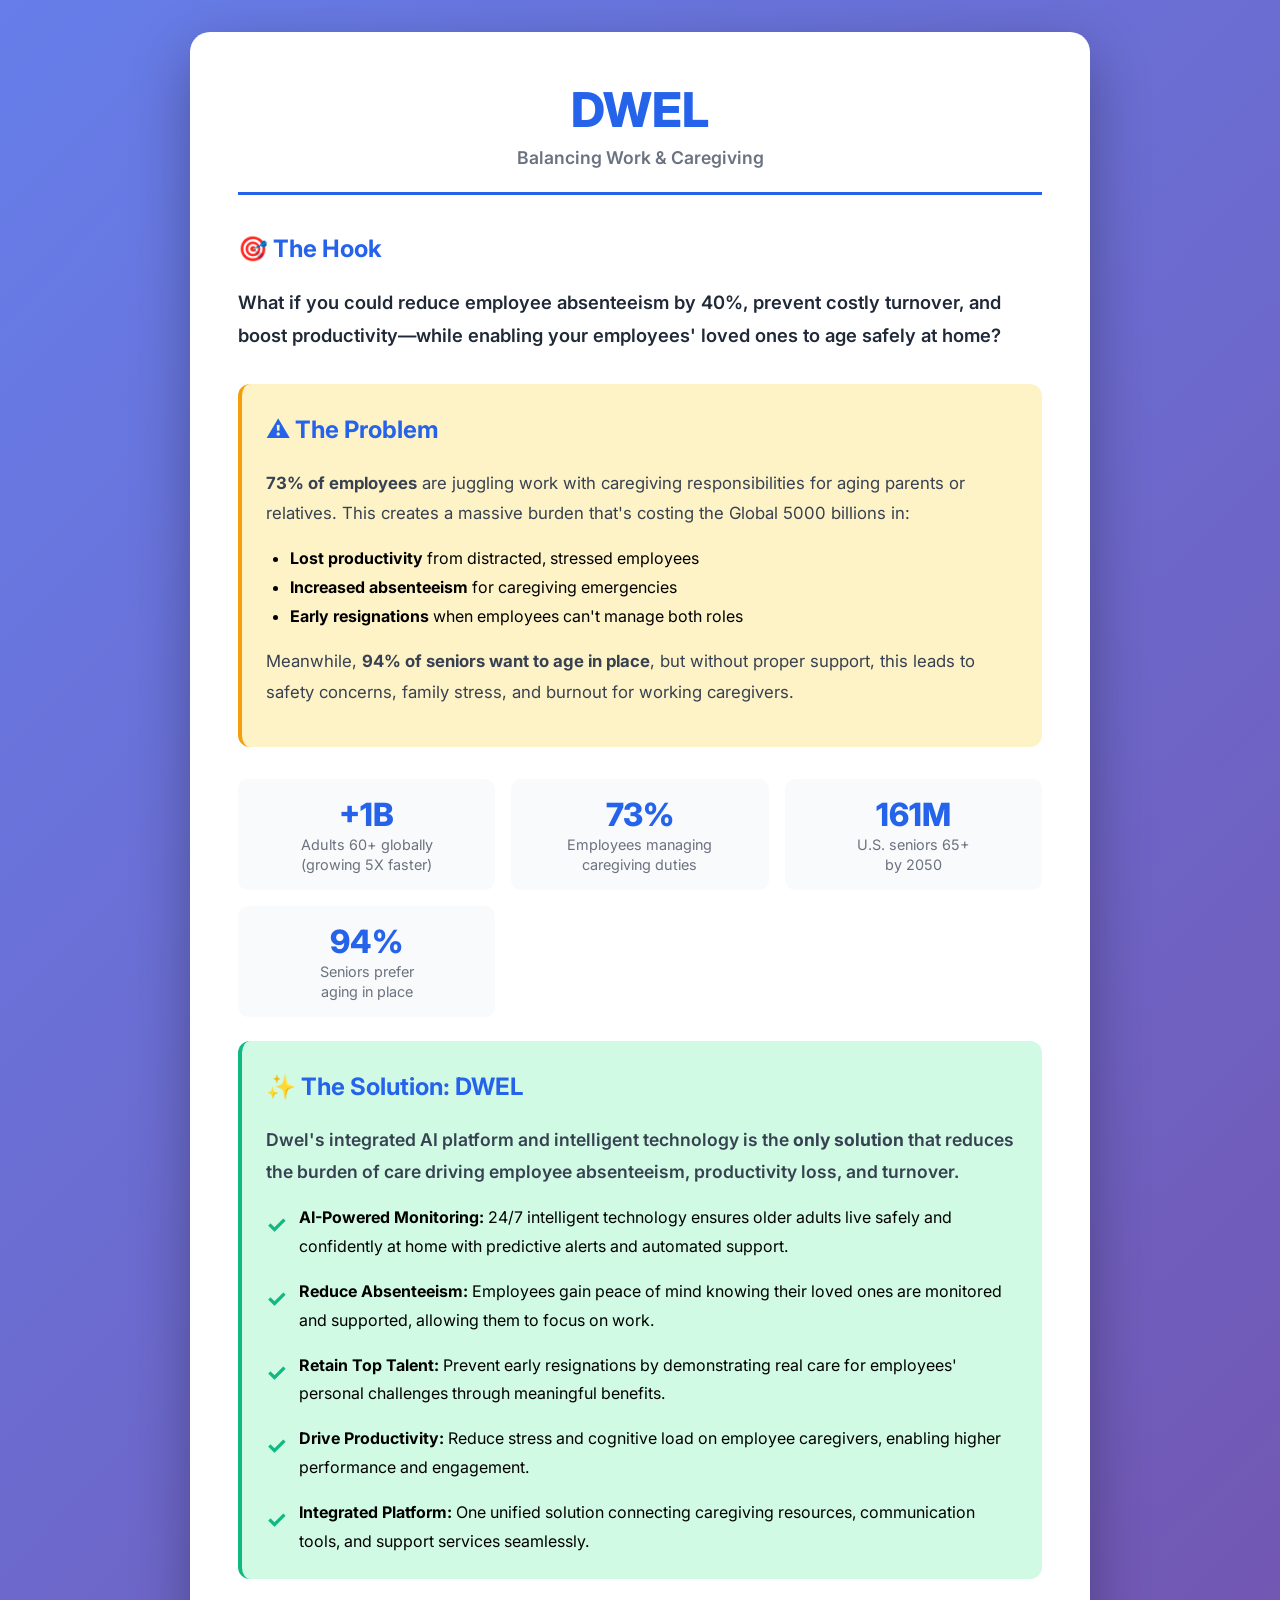
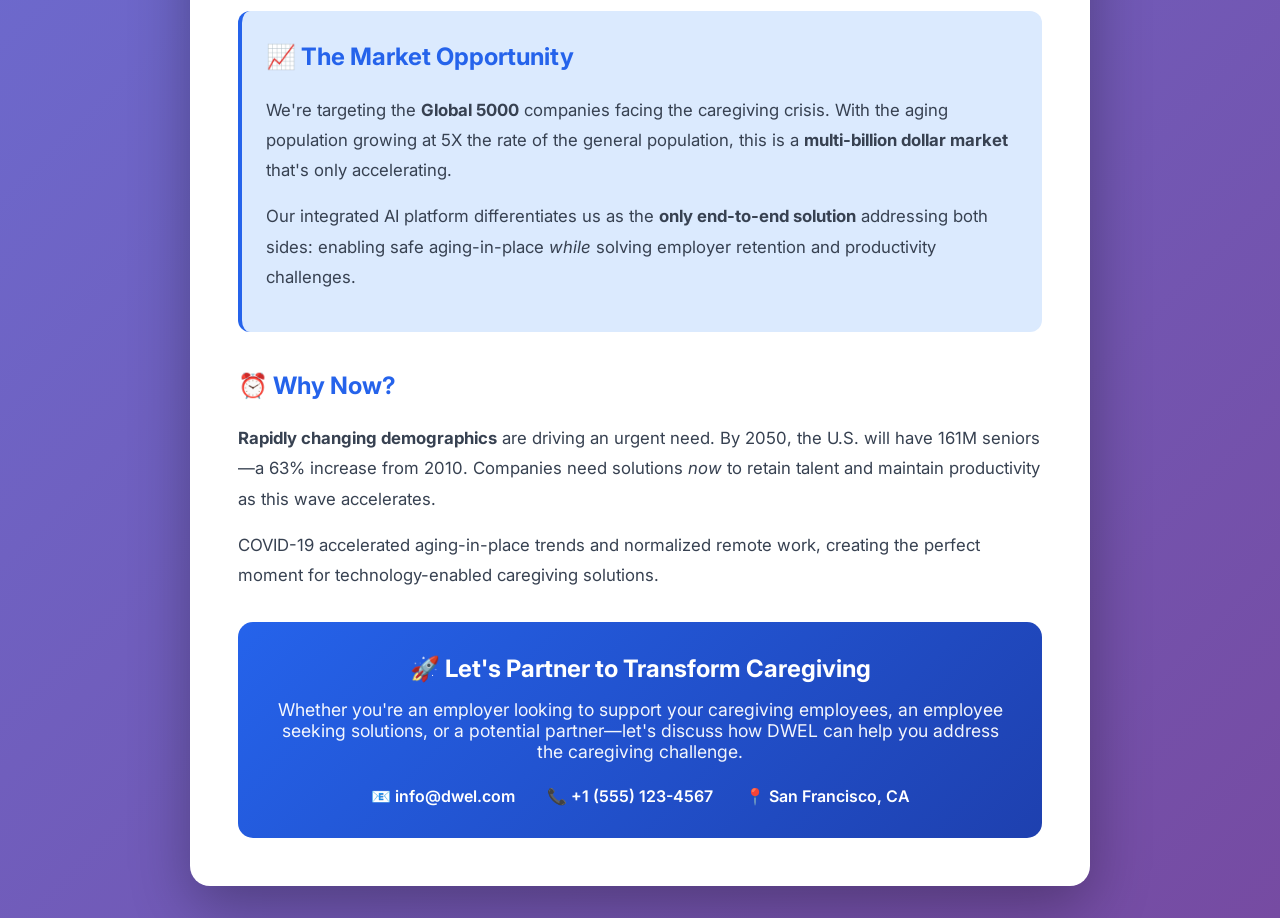
<file: elevator-pitch.html>
<!DOCTYPE html>
<html lang="en">
<head>
    <meta charset="UTF-8">
    <meta name="viewport" content="width=device-width, initial-scale=1.0">
    <title>DWEL - Elevator Pitch</title>
    <link href="https://fonts.googleapis.com/css2?family=Inter:wght@400;600;700;800&display=swap" rel="stylesheet">
    <style>
        * {
            margin: 0;
            padding: 0;
            box-sizing: border-box;
        }
        
        body {
            font-family: 'Inter', sans-serif;
            background: linear-gradient(135deg, #667eea 0%, #764ba2 100%);
            min-height: 100vh;
            display: flex;
            align-items: center;
            justify-content: center;
            padding: 2rem;
        }
        
        .pitch-container {
            max-width: 900px;
            background: white;
            border-radius: 20px;
            padding: 3rem;
            box-shadow: 0 20px 60px rgba(0, 0, 0, 0.3);
        }
        
        .header {
            text-align: center;
            margin-bottom: 2rem;
            padding-bottom: 1.5rem;
            border-bottom: 3px solid #2563eb;
        }
        
        .logo {
            font-size: 3rem;
            font-weight: 800;
            color: #2563eb;
            margin-bottom: 0.5rem;
        }
        
        .tagline {
            font-size: 1.1rem;
            color: #6b7280;
            font-weight: 600;
        }
        
        .pitch-section {
            margin-bottom: 2rem;
            line-height: 1.8;
        }
        
        .pitch-section h2 {
            color: #2563eb;
            font-size: 1.5rem;
            margin-bottom: 1rem;
            font-weight: 700;
        }
        
        .pitch-section p {
            color: #374151;
            font-size: 1.05rem;
            margin-bottom: 1rem;
        }
        
        .problem {
            background: #fef3c7;
            padding: 1.5rem;
            border-radius: 12px;
            border-left: 4px solid #f59e0b;
        }
        
        .solution {
            background: #d1fae5;
            padding: 1.5rem;
            border-radius: 12px;
            border-left: 4px solid #10b981;
        }
        
        .market {
            background: #dbeafe;
            padding: 1.5rem;
            border-radius: 12px;
            border-left: 4px solid #2563eb;
        }
        
        .stats {
            display: grid;
            grid-template-columns: repeat(auto-fit, minmax(200px, 1fr));
            gap: 1rem;
            margin: 1.5rem 0;
        }
        
        .stat-box {
            text-align: center;
            padding: 1rem;
            background: #f9fafb;
            border-radius: 10px;
        }
        
        .stat-number {
            font-size: 2rem;
            font-weight: 800;
            color: #2563eb;
            display: block;
        }
        
        .stat-label {
            font-size: 0.9rem;
            color: #6b7280;
            margin-top: 0.5rem;
        }
        
        .value-props {
            display: grid;
            gap: 1rem;
            margin-top: 1rem;
        }
        
        .value-prop {
            display: flex;
            align-items: start;
            gap: 0.75rem;
        }
        
        .checkmark {
            color: #10b981;
            font-size: 1.5rem;
            font-weight: bold;
            flex-shrink: 0;
        }
        
        .cta {
            background: linear-gradient(135deg, #2563eb, #1e40af);
            color: white;
            padding: 2rem;
            border-radius: 15px;
            text-align: center;
            margin-top: 2rem;
        }
        
        .cta h2 {
            color: white;
            margin-bottom: 1rem;
        }
        
        .cta p {
            color: rgba(255, 255, 255, 0.95);
            font-size: 1.1rem;
            margin-bottom: 1.5rem;
        }
        
        .contact-info {
            display: flex;
            justify-content: center;
            gap: 2rem;
            flex-wrap: wrap;
            margin-top: 1rem;
        }
        
        .contact-item {
            color: white;
            font-weight: 600;
        }
        
        @media print {
            body {
                background: white;
                padding: 0;
            }
            
            .pitch-container {
                box-shadow: none;
                padding: 1.5rem;
            }
        }
        
        @media (max-width: 768px) {
            .pitch-container {
                padding: 2rem 1.5rem;
            }
            
            .logo {
                font-size: 2.5rem;
            }
            
            .stats {
                grid-template-columns: 1fr;
            }
        }
    </style>
</head>
<body>
    <div class="pitch-container">
        <!-- Header -->
        <div class="header">
            <div class="logo">DWEL</div>
            <div class="tagline">Balancing Work & Caregiving</div>
        </div>
        
        <!-- The Hook -->
        <div class="pitch-section">
            <h2>🎯 The Hook</h2>
            <p style="font-size: 1.15rem; font-weight: 600; color: #1f2937;">
                What if you could reduce employee absenteeism by 40%, prevent costly turnover, and boost productivity—while enabling your employees' loved ones to age safely at home?
            </p>
        </div>
        
        <!-- The Problem -->
        <div class="pitch-section problem">
            <h2>⚠️ The Problem</h2>
            <p>
                <strong>73% of employees</strong> are juggling work with caregiving responsibilities for aging parents or relatives. This creates a massive burden that's costing the Global 5000 billions in:
            </p>
            <ul style="margin-left: 1.5rem; margin-top: 0.5rem;">
                <li><strong>Lost productivity</strong> from distracted, stressed employees</li>
                <li><strong>Increased absenteeism</strong> for caregiving emergencies</li>
                <li><strong>Early resignations</strong> when employees can't manage both roles</li>
            </ul>
            <p style="margin-top: 1rem;">
                Meanwhile, <strong>94% of seniors want to age in place</strong>, but without proper support, this leads to safety concerns, family stress, and burnout for working caregivers.
            </p>
        </div>
        
        <!-- Key Statistics -->
        <div class="stats">
            <div class="stat-box">
                <span class="stat-number">+1B</span>
                <span class="stat-label">Adults 60+ globally<br>(growing 5X faster)</span>
            </div>
            <div class="stat-box">
                <span class="stat-number">73%</span>
                <span class="stat-label">Employees managing<br>caregiving duties</span>
            </div>
            <div class="stat-box">
                <span class="stat-number">161M</span>
                <span class="stat-label">U.S. seniors 65+<br>by 2050</span>
            </div>
            <div class="stat-box">
                <span class="stat-number">94%</span>
                <span class="stat-label">Seniors prefer<br>aging in place</span>
            </div>
        </div>
        
        <!-- The Solution -->
        <div class="pitch-section solution">
            <h2>✨ The Solution: DWEL</h2>
            <p style="font-weight: 600; font-size: 1.1rem; margin-bottom: 1rem;">
                Dwel's integrated AI platform and intelligent technology is the <strong>only solution</strong> that reduces the burden of care driving employee absenteeism, productivity loss, and turnover.
            </p>
            
            <div class="value-props">
                <div class="value-prop">
                    <span class="checkmark">✓</span>
                    <div>
                        <strong>AI-Powered Monitoring:</strong> 24/7 intelligent technology ensures older adults live safely and confidently at home with predictive alerts and automated support.
                    </div>
                </div>
                <div class="value-prop">
                    <span class="checkmark">✓</span>
                    <div>
                        <strong>Reduce Absenteeism:</strong> Employees gain peace of mind knowing their loved ones are monitored and supported, allowing them to focus on work.
                    </div>
                </div>
                <div class="value-prop">
                    <span class="checkmark">✓</span>
                    <div>
                        <strong>Retain Top Talent:</strong> Prevent early resignations by demonstrating real care for employees' personal challenges through meaningful benefits.
                    </div>
                </div>
                <div class="value-prop">
                    <span class="checkmark">✓</span>
                    <div>
                        <strong>Drive Productivity:</strong> Reduce stress and cognitive load on employee caregivers, enabling higher performance and engagement.
                    </div>
                </div>
                <div class="value-prop">
                    <span class="checkmark">✓</span>
                    <div>
                        <strong>Integrated Platform:</strong> One unified solution connecting caregiving resources, communication tools, and support services seamlessly.
                    </div>
                </div>
            </div>
        </div>
        
        <!-- The Market -->
        <div class="pitch-section market">
            <h2>📈 The Market Opportunity</h2>
            <p>
                We're targeting the <strong>Global 5000</strong> companies facing the caregiving crisis. With the aging population growing at 5X the rate of the general population, this is a <strong>multi-billion dollar market</strong> that's only accelerating.
            </p>
            <p>
                Our integrated AI platform differentiates us as the <strong>only end-to-end solution</strong> addressing both sides: enabling safe aging-in-place <em>while</em> solving employer retention and productivity challenges.
            </p>
        </div>
        
        <!-- Why Now -->
        <div class="pitch-section">
            <h2>⏰ Why Now?</h2>
            <p>
                <strong>Rapidly changing demographics</strong> are driving an urgent need. By 2050, the U.S. will have 161M seniors—a 63% increase from 2010. Companies need solutions <em>now</em> to retain talent and maintain productivity as this wave accelerates.
            </p>
            <p>
                COVID-19 accelerated aging-in-place trends and normalized remote work, creating the perfect moment for technology-enabled caregiving solutions.
            </p>
        </div>
        
        <!-- The Ask -->
        <div class="cta">
            <h2>🚀 Let's Partner to Transform Caregiving</h2>
            <p>
                Whether you're an employer looking to support your caregiving employees, an employee seeking solutions, or a potential partner—let's discuss how DWEL can help you address the caregiving challenge.
            </p>
            <div class="contact-info">
                <div class="contact-item">📧 info@dwel.com</div>
                <div class="contact-item">📞 +1 (555) 123-4567</div>
                <div class="contact-item">📍 San Francisco, CA</div>
            </div>
        </div>
    </div>
</body>
</html>
</file>
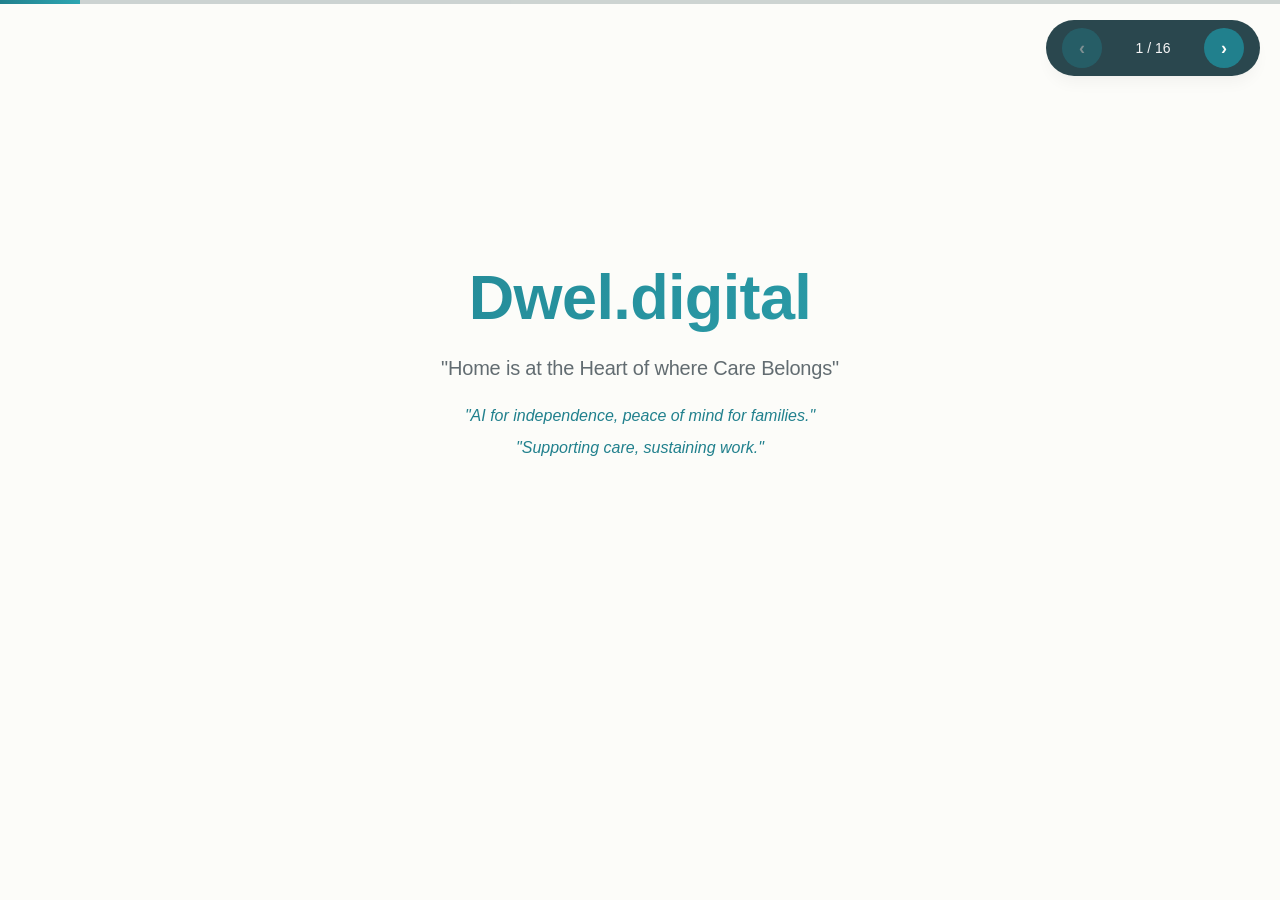
<file: Old/Index2.html>
<!DOCTYPE html>
<html lang="en">
<head>
    <meta charset="UTF-8">
    <meta name="viewport" content="width=device-width, initial-scale=1.0">
    <title>Dwel.digital - Investor Pitch Deck</title>
    <link rel="stylesheet" href="style.css">
</head>
<body>
    <div class="pitch-deck">
        <!-- Navigation Controls -->
        <div class="navigation-controls">
            <button class="nav-btn prev-btn" id="prevBtn">‹</button>
            <div class="slide-counter">
                <span id="currentSlide">1</span> / <span id="totalSlides">16</span>
            </div>
            <button class="nav-btn next-btn" id="nextBtn">›</button>
        </div>

        <!-- Progress Bar -->
        <div class="progress-bar">
            <div class="progress-fill" id="progressFill"></div>
        </div>

        <!-- Slides Container -->
        <div class="slides-container" id="slidesContainer">
            
            <!-- Slide 1: Title -->
            <div class="slide active" data-slide="1">
                <div class="slide-content title-slide">
                    <h1>Dwel.digital</h1>
                    <h2>"Home is at the Heart of where Care Belongs"</h2>
                    <div class="taglines">
                        <p class="tagline">"AI for independence, peace of mind for families."</p>
                        <p class="tagline">"Supporting care, sustaining work."</p>
                    </div>
                    <div class="title-stats">
                        <div class="stat-item">
                            <div class="stat-number">94%</div>
                            <div class="stat-label">of seniors wish to age in place</div>
                        </div>
                        <div class="stat-item">
                            <div class="stat-number">$2T+</div>
                            <div class="stat-label">Annual addressable market</div>
                        </div>
                        <div class="stat-item">
                            <div class="stat-number">146+</div>
                            <div class="stat-label">Care tasks managed by AI</div>
                        </div>
                    </div>
                </div>
            </div>

            <!-- Slide 2: Massive Disruption Creates Massive Opportunities -->
            <div class="slide" data-slide="2">
                <div class="slide-content">
                    <h1>Massive Disruption Creates Massive Opportunities</h1>
                    <div class="disruption-content">
                        <div class="disruption-grid">
                            <div class="disruption-item primary">
                                <div class="disruption-icon">👥</div>
                                <h3>Changing Demographics</h3>
                                <p>Aging in Place trend driving massive market shift</p>
                            </div>
                            <div class="disruption-item">
                                <div class="disruption-icon">👨‍👩‍👧‍👦</div>
                                <h3>75+M Caretakers Affected</h3>
                                <p>Significant burden on families and workforce</p>
                            </div>
                            <div class="disruption-item">
                                <div class="disruption-icon">📉</div>
                                <h3>Lost Productivity</h3>
                                <p>Early resignations of key managers</p>
                            </div>
                            <div class="disruption-item critical">
                                <div class="disruption-icon">❌</div>
                                <h3>No Solution Exists Today</h3>
                                <p>Gap in comprehensive aging-in-place platform</p>
                            </div>
                        </div>
                        <div class="opportunity-highlight">
                            <div class="opportunity-card">
                                <div class="opportunity-icon">🚀</div>
                                <h3>Corporate Benefits Subscription Model</h3>
                                <p>Creates significant upside for scalable growth</p>
                                <div class="market-size">Unprecedented Market Opportunity</div>
                            </div>
                        </div>
                    </div>
                </div>
            </div>

            <!-- Slide 3: Global Life Span Dramatically Increasing -->
            <div class="slide" data-slide="3">
                <div class="slide-content">
                    <h1>Global Life Span Dramatically Increasing</h1>
                    <div class="lifespan-content">
                        <div class="demographic-stats">
                            <div class="demo-stat-card highlight">
                                <div class="demo-number">+1B</div>
                                <div class="demo-label">60+ Population</div>
                                <div class="demo-detail">Growing at 5X the rate of total world population</div>
                            </div>
                            <div class="demo-stat-card">
                                <div class="demo-number">1 in 6</div>
                                <div class="demo-label">People in US are 65+</div>
                                <div class="demo-detail">(vs 1 in 20 in 1920)</div>
                            </div>
                            <div class="demo-stat-card">
                                <div class="demo-number">161M</div>
                                <div class="demo-label">By 2050</div>
                                <div class="demo-detail">63% increase over 2010</div>
                            </div>
                            <div class="demo-stat-card">
                                <div class="demo-number">Even Chance</div>
                                <div class="demo-label">60 years old in US</div>
                                <div class="demo-detail">Living to 90 years old</div>
                            </div>
                        </div>
                        <div class="centenarian-growth">
                            <h3>Centenarian Population Explosion</h3>
                            <div class="growth-comparison">
                                <div class="growth-item past">
                                    <div class="growth-year">1965</div>
                                    <div class="growth-count">20,000</div>
                                    <div class="growth-label">Centenarians</div>
                                </div>
                                <div class="growth-arrow">→</div>
                                <div class="growth-item current">
                                    <div class="growth-year">Today</div>
                                    <div class="growth-count">500,000+</div>
                                    <div class="growth-label">Centenarians</div>
                                </div>
                            </div>
                            <div class="growth-multiplier">25x Growth in Centenarian Population</div>
                        </div>
                    </div>
                </div>
            </div>

            <!-- Slide 4: Driving Aging in Place & Significant Burden -->
            <div class="slide" data-slide="4">
                <div class="slide-content">
                    <h1>Driving Aging in Place & Significant Burden</h1>
                    <div class="aging-burden-content">
                        <div class="key-statistics">
                            <div class="stat-large primary">
                                <div class="stat-number">94%</div>
                                <div class="stat-description">
                                    <h3>US 65+ live in independent housing</h3>
                                    <p>Wish to age in place in their own homes</p>
                                </div>
                            </div>
                            <div class="stat-large">
                                <div class="stat-number">73%</div>
                                <div class="stat-description">
                                    <h3>US adults are primary caregivers</h3>
                                    <p>For aging parents, creating family strain</p>
                                </div>
                            </div>
                        </div>
                        <div class="driving-factors">
                            <h3>Key Driving Factors</h3>
                            <div class="factors-grid">
                                <div class="factor-item">
                                    <div class="factor-icon">🏠</div>
                                    <h4>Personal Independence</h4>
                                    <p>Maintain autonomy and familiar environment</p>
                                </div>
                                <div class="factor-item">
                                    <div class="factor-icon">❤️</div>
                                    <h4>Quality of Life</h4>
                                    <p>Stay connected to community and family</p>
                                </div>
                                <div class="factor-item">
                                    <div class="factor-icon">💰</div>
                                    <h4>Cost Factors</h4>
                                    <p>Significantly lower than institutional care</p>
                                </div>
                                <div class="factor-item critical">
                                    <div class="factor-icon">🏥</div>
                                    <h4>Health & Safety</h4>
                                    <p>0.5% of population = 15% of COVID deaths</p>
                                </div>
                            </div>
                        </div>
                    </div>
                </div>
            </div>

            <!-- Slide 5: Lost Productivity + Early Resignations -->
            <div class="slide" data-slide="5">
                <div class="slide-content">
                    <h1>Lost Productivity + Early Resignations</h1>
                    <div class="productivity-impact">
                        <div class="impact-stats">
                            <div class="impact-stat critical">
                                <div class="impact-icon">⚡</div>
                                <div class="impact-data">
                                    <div class="impact-number">80%</div>
                                    <div class="impact-label">Confirm caregiving impacted productivity</div>
                                </div>
                            </div>
                            <div class="impact-stat">
                                <div class="impact-icon">👔</div>
                                <div class="impact-data">
                                    <div class="impact-number">35%</div>
                                    <div class="impact-label">At peak careers (50-64) resign early</div>
                                </div>
                            </div>
                            <div class="impact-stat">
                                <div class="impact-icon">📱</div>
                                <div class="impact-data">
                                    <div class="impact-number">90%</div>
                                    <div class="impact-label">Adults 50+ use tech to stay connected</div>
                                </div>
                            </div>
                        </div>
                        <div class="workforce-pressure">
                            <h3>Huge Pressure on Employees</h3>
                            <div class="pressure-description">
                                <p>Employees face overwhelming burden balancing work responsibilities with caretaking duties for aging parents</p>
                            </div>
                        </div>
                        <div class="tech-fragmentation">
                            <h3>Current Problem: Fragmented Technology</h3>
                            <div class="fragmentation-impact">
                                <div class="frag-item">
                                    <span class="frag-icon">📈</span>
                                    <span>Higher costs</span>
                                </div>
                                <div class="frag-item">
                                    <span class="frag-icon">😰</span>
                                    <span>Overwhelming burden</span>
                                </div>
                                <div class="frag-item">
                                    <span class="frag-icon">🔗</span>
                                    <span>Disconnected systems</span>
                                </div>
                            </div>
                        </div>
                    </div>
                </div>
            </div>

            <!-- Slide 6: Mission & Vision -->
            <div class="slide" data-slide="6">
                <div class="slide-content">
                    <h1>Mission & Vision</h1>
                    <div class="mission-vision-content">
                        <div class="mission-statement">
                            <h3>Our Mission</h3>
                            <p>Enabling older adults to dwell safely and confidently at home through intelligent technology that reduces caregiver burden and helps employers foster healthier, more productive teams.</p>
                        </div>
                        <div class="vision-statement">
                            <h3>Our Vision</h3>
                            <p>Empower every aging adult to thrive safely at home, while supporting caregivers and working families through seamless technology and compassionate services.</p>
                        </div>
                        <div class="values-showcase">
                            <div class="value-pillar">
                                <div class="pillar-icon">🏠</div>
                                <h4>Home-Centered Care</h4>
                                <p>Technology that transforms homes into wellness centers</p>
                            </div>
                            <div class="value-pillar">
                                <div class="pillar-icon">🤖</div>
                                <h4>AI-Powered Intelligence</h4>
                                <p>Smart orchestration preventing emergencies</p>
                            </div>
                            <div class="value-pillar">
                                <div class="pillar-icon">👨‍👩‍👧‍👦</div>
                                <h4>Family Connection</h4>
                                <p>Keeping families informed and engaged</p>
                            </div>
                        </div>
                    </div>
                </div>
            </div>

            <!-- Slide 7: Initial Market Opportunity -->
            <div class="slide" data-slide="7">
                <div class="slide-content">
                    <h1>Initial Market Opportunity</h1>
                    <div class="market-opportunity">
                        <div class="market-segments">
                            <div class="market-segment large">
                                <h3>IoT Healthcare Market</h3>
                                <div class="market-growth">
                                    <div class="growth-timeline">
                                        <div class="timeline-point">
                                            <div class="year">2024</div>
                                            <div class="value">$175B</div>
                                        </div>
                                        <div class="growth-arrow">→</div>
                                        <div class="timeline-point">
                                            <div class="year">2032</div>
                                            <div class="value">$822B</div>
                                        </div>
                                    </div>
                                    <div class="cagr-badge">CAGR 21.3%</div>
                                </div>
                            </div>
                            <div class="market-segment">
                                <h3>Senior Care Products</h3>
                                <div class="market-growth">
                                    <div class="growth-timeline">
                                        <div class="timeline-point">
                                            <div class="year">2025</div>
                                            <div class="value">$312.4B</div>
                                        </div>
                                        <div class="growth-arrow">→</div>
                                        <div class="timeline-point">
                                            <div class="year">2035</div>
                                            <div class="value">$675.3B</div>
                                        </div>
                                    </div>
                                </div>
                            </div>
                        </div>
                        <div class="total-tam">
                            <div class="tam-highlight">
                                <div class="tam-amount">$2T+</div>
                                <div class="tam-label">Annual Addressable Market</div>
                                <div class="tam-description">Across healthcare, home, employer benefits</div>
                            </div>
                        </div>
                    </div>
                </div>
            </div>

            <!-- Slide 8: The Dwel Platform -->
            <div class="slide" data-slide="8">
                <div class="slide-content">
                    <h1>The Dwel Platform</h1>
                    <div class="platform-overview">
                        <div class="platform-hero">
                            <h2>Comprehensive AI-Orchestrated Care Platform</h2>
                            <p>Intelligent orchestration addressing both loneliness and health risks</p>
                        </div>
                        <div class="platform-capabilities">
                            <div class="capability-card primary">
                                <div class="capability-number">146+</div>
                                <div class="capability-title">Care Tasks Managed</div>
                                <div class="capability-desc">Intelligent orchestration of all care activities</div>
                            </div>
                            <div class="capability-card">
                                <div class="capability-number">80+</div>
                                <div class="capability-title">IoT Integrations</div>
                                <div class="capability-desc">Remote monitoring, smart safety, automated notifications</div>
                            </div>
                            <div class="capability-card">
                                <div class="capability-number">48+</div>
                                <div class="capability-title">Service Providers</div>
                                <div class="capability-desc">Specialized partners for comprehensive care</div>
                            </div>
                        </div>
                        <div class="key-features">
                            <h3>Core Platform Features</h3>
                            <div class="features-grid">
                                <div class="feature">📊 Remote monitoring</div>
                                <div class="feature">🛡️ Smart safety systems</div>
                                <div class="feature">🔔 Automated notifications</div>
                                <div class="feature">👩‍⚕️ Caregiver coordination</div>
                                <div class="feature">🗣️ Voice assistants</div>
                                <div class="feature">🚨 Emergency management</div>
                            </div>
                        </div>
                    </div>
                </div>
            </div>

            <!-- Slide 9: AI Innovations Transforming Senior Care -->
            <div class="slide" data-slide="9">
                <div class="slide-content">
                    <h1>AI Innovations Transforming Senior Care</h1>
                    <div class="ai-innovations">
                        <div class="innovation-grid">
                            <div class="innovation-card">
                                <div class="innovation-icon">🔮</div>
                                <h3>Predictive Analytics</h3>
                                <p>Monitor daily routines and detect anomalies before they become emergencies</p>
                            </div>
                            <div class="innovation-card">
                                <div class="innovation-icon">⚠️</div>
                                <h3>Emergency Risk Forecasting</h3>
                                <p>Environmental and sensor data integration for proactive intervention</p>
                            </div>
                            <div class="innovation-card">
                                <div class="innovation-icon">📈</div>
                                <h3>Caregiver Dashboards</h3>
                                <p>Actionable insights on activity patterns and sleep quality</p>
                            </div>
                            <div class="innovation-card">
                                <div class="innovation-icon">💬</div>
                                <h3>Conversational AI</h3>
                                <p>Social engagement and companionship through intelligent conversation</p>
                            </div>
                            <div class="innovation-card">
                                <div class="innovation-icon">🎭</div>
                                <h3>Voice Sentiment Analysis</h3>
                                <p>Emotional distress detection through voice pattern analysis</p>
                            </div>
                        </div>
                    </div>
                </div>
            </div>

            <!-- Slide 10: Technology Architecture -->
            <div class="slide" data-slide="10">
                <div class="slide-content">
                    <h1>Technology Architecture</h1>
                    <div class="tech-architecture">
                        <div class="three-phase-engine">
                            <h3>Three-Phase AI Engine</h3>
                            <div class="phase-workflow">
                                <div class="phase">
                                    <div class="phase-number">1</div>
                                    <h4>Task Initiation</h4>
                                    <ul>
                                        <li>Smart device triggers</li>
                                        <li>Scheduled care events</li>
                                        <li>Health alerts</li>
                                        <li>Family requests</li>
                                    </ul>
                                </div>
                                <div class="phase-arrow">→</div>
                                <div class="phase">
                                    <div class="phase-number">2</div>
                                    <h4>Orchestration</h4>
                                    <ul>
                                        <li>AI task routing</li>
                                        <li>Provider matching</li>
                                        <li>Resource optimization</li>
                                        <li>Real-time coordination</li>
                                    </ul>
                                </div>
                                <div class="phase-arrow">→</div>
                                <div class="phase">
                                    <div class="phase-number">3</div>
                                    <h4>Proof of Completion</h4>
                                    <ul>
                                        <li>Service verification</li>
                                        <li>Quality assurance</li>
                                        <li>Family notifications</li>
                                        <li>Analytics logging</li>
                                    </ul>
                                </div>
                            </div>
                        </div>
                        <div class="integration-ecosystem">
                            <h3>Smart Home Ecosystem Integration</h3>
                            <div class="ecosystem-components">
                                <div class="component">📱 Voice assistants</div>
                                <div class="component">📡 IoT sensors</div>
                                <div class="component">🔒 Security systems</div>
                                <div class="component">🏥 Health devices</div>
                            </div>
                        </div>
                    </div>
                </div>
            </div>

            <!-- Slide 11: Platform Architecture Overview -->
            <div class="slide" data-slide="11">
                <div class="slide-content">
                    <h1>Platform Architecture Overview</h1>
                    <div class="platform-architecture">
                        <div class="tech-stack">
                            <div class="stack-layer">
                                <div class="layer-title">🌐 Web Application</div>
                                <div class="layer-details">Ruby on Rails with Postgres database</div>
                            </div>
                            <div class="stack-layer">
                                <div class="layer-title">⚡ Performance & Caching</div>
                                <div class="layer-details">Redis for caching and background jobs</div>
                            </div>
                            <div class="stack-layer">
                                <div class="layer-title">🔐 Security & Compliance</div>
                                <div class="layer-details">HIPAA-compliant cloud with encryption</div>
                            </div>
                            <div class="stack-layer">
                                <div class="layer-title">🛡️ Authentication & Audit</div>
                                <div class="layer-details">Multi-factor authentication and audit trails</div>
                            </div>
                        </div>
                        <div class="architecture-layers">
                            <h3>Layered Architecture</h3>
                            <div class="layers-grid">
                                <div class="layer">
                                    <div class="layer-icon">🗣️</div>
                                    <div class="layer-name">Voice UI</div>
                                </div>
                                <div class="layer">
                                    <div class="layer-icon">👩‍⚕️</div>
                                    <div class="layer-name">Caregiver Dashboard</div>
                                </div>
                                <div class="layer">
                                    <div class="layer-icon">🏢</div>
                                    <div class="layer-name">Vendor Portal</div>
                                </div>
                            </div>
                        </div>
                    </div>
                </div>
            </div>

            <!-- Slide 12: Leadership Team -->
            <div class="slide" data-slide="12">
                <div class="slide-content">
                    <h1>Leadership Team</h1>
                    <div class="leadership-team">
                        <div class="team-motto">
                            <h2>"Not Our First Rodeo"</h2>
                            <p>Extensive startup experience across the leadership team</p>
                        </div>
                        <div class="team-grid">
                            <div class="team-member ceo">
                                <div class="member-role">Chairman/CEO</div>
                                <div class="member-name">Bill Seibel</div>
                                <div class="member-experience">11 startups experience</div>
                            </div>
                            <div class="team-member">
                                <div class="member-role">Operations</div>
                                <div class="member-name">Marc Appleman</div>
                                <div class="member-experience">6 startups experience</div>
                            </div>
                            <div class="team-member">
                                <div class="member-role">CTO</div>
                                <div class="member-name">Joel Evans</div>
                                <div class="member-experience">Technical leadership</div>
                            </div>
                            <div class="team-member">
                                <div class="member-role">Chief Creative Officer</div>
                                <div class="member-name">Mike Welsh</div>
                                <div class="member-experience">Creative & design expertise</div>
                            </div>
                            <div class="team-member">
                                <div class="member-role">Sales/Marketing</div>
                                <div class="member-name">Al Lucchese</div>
                                <div class="member-experience">Growth & marketing</div>
                            </div>
                        </div>
                        <div class="experience-summary">
                            <div class="summary-stat">
                                <div class="summary-number">20+</div>
                                <div class="summary-label">Other ventures across team</div>
                            </div>
                        </div>
                    </div>
                </div>
            </div>

            <!-- Slide 13: Board of Advisors -->
            <div class="slide" data-slide="13">
                <div class="slide-content">
                    <h1>Board of Advisors</h1>
                    <div class="board-advisors">
                        <div class="advisors-grid">
                            <div class="advisor-card">
                                <div class="advisor-name">Mike Woodall</div>
                                <div class="advisor-title">Ex-COO Major Financial Firm</div>
                            </div>
                            <div class="advisor-card highlight">
                                <div class="advisor-name">Maureen Osborne</div>
                                <div class="advisor-title">Ex-CFO Microsoft, E&Y, JP Morgan</div>
                            </div>
                            <div class="advisor-card highlight">
                                <div class="advisor-name">Ginny Rometti</div>
                                <div class="advisor-title">Ex-CEO/Chairman IBM</div>
                            </div>
                            <div class="advisor-card">
                                <div class="advisor-name">Lori Place</div>
                                <div class="advisor-title">Ex-General Counsel Liberty Mutual</div>
                            </div>
                            <div class="advisor-card">
                                <div class="advisor-name">Cheryl Smith</div>
                                <div class="advisor-title">Ex-CIO WestJet, KeySpan</div>
                            </div>
                            <div class="advisor-card">
                                <div class="advisor-name">Mark Fuller</div>
                                <div class="advisor-title">Founder Monitor-Clipper</div>
                            </div>
                        </div>
                        <div class="advisor-value">
                            <h3>World-Class Advisory Network</h3>
                            <p>Strategic guidance from executives at Fortune 500 companies across technology, healthcare, finance, and operations</p>
                        </div>
                    </div>
                </div>
            </div>

            <!-- Slide 14: Go-To-Market Plan -->
            <div class="slide" data-slide="14">
                <div class="slide-content">
                    <h1>Go-To-Market Plan</h1>
                    <div class="gtm-plan">
                        <div class="gtm-phases">
                            <div class="phase-card phase-1">
                                <div class="phase-header">
                                    <div class="phase-number">Phase 1</div>
                                    <div class="phase-title">Corporate Benefits</div>
                                </div>
                                <div class="phase-content">
                                    <p>Target corporations for wellness benefits subscription model</p>
                                </div>
                            </div>
                            <div class="phase-card phase-2">
                                <div class="phase-header">
                                    <div class="phase-number">Phase 2</div>
                                    <div class="phase-title">Social Technology</div>
                                </div>
                                <div class="phase-content">
                                    <p>Address loneliness epidemic with social engagement technology</p>
                                </div>
                            </div>
                            <div class="phase-card phase-3">
                                <div class="phase-header">
                                    <div class="phase-number">Phase 3</div>
                                    <div class="phase-title">Supplier Network</div>
                                </div>
                                <div class="phase-content">
                                    <p>Add network of vetted suppliers, direct sales channel</p>
                                </div>
                            </div>
                            <div class="phase-card phase-4">
                                <div class="phase-header">
                                    <div class="phase-number">Phase 4</div>
                                    <div class="phase-title">Health Monitoring</div>
                                </div>
                                <div class="phase-content">
                                    <p>Expand to activity and health monitoring services</p>
                                </div>
                            </div>
                        </div>
                        <div class="gtm-strategy">
                            <h3>Strategic Market Entry</h3>
                            <p>Phased approach targeting highest-value segments first, then expanding into adjacent markets with proven platform</p>
                        </div>
                    </div>
                </div>
            </div>

            <!-- Slide 15: Market Research Findings -->
            <div class="slide" data-slide="15">
                <div class="slide-content">
                    <h1>Market Research Findings</h1>
                    <div class="research-findings">
                        <div class="research-overview">
                            <h2>20+ Interviews Conducted</h2>
                            <p>Comprehensive market research validating core assumptions</p>
                        </div>
                        <div class="findings-grid">
                            <div class="finding-card">
                                <div class="finding-icon">😰</div>
                                <h3>Personal & Professional Toll</h3>
                                <p>Caregiving takes significant toll on employees both personally and professionally</p>
                            </div>
                            <div class="finding-card">
                                <div class="finding-icon">📉</div>
                                <h3>Hidden Work Performance Impact</h3>
                                <p>Hidden burden significantly impacts work performance and productivity</p>
                            </div>
                            <div class="finding-card critical">
                                <div class="finding-icon">🤷</div>
                                <h3>Employer Awareness Gap</h3>
                                <p>Employers largely unaware of the problem and its business impact</p>
                            </div>
                            <div class="finding-card">
                                <div class="finding-icon">❌</div>
                                <h3>No Existing Solution Awareness</h3>
                                <p>No comprehensive solution exists in the current market</p>
                            </div>
                        </div>
                        <div class="market-validation">
                            <h3>Clear Market Validation</h3>
                            <p>Research confirms significant unmet need and willingness to pay for comprehensive aging-in-place platform</p>
                        </div>
                    </div>
                </div>
            </div>

            <!-- Slide 16: Funding Ask -->
            <div class="slide" data-slide="16">
                <div class="slide-content">
                    <h1>Funding Ask</h1>
                    <div class="funding-request">
                        <div class="funding-amount">
                            <div class="ask-label">Investment Request</div>
                            <div class="ask-number">$5M</div>
                            <div class="ask-purpose">To build and launch AI-driven platform</div>
                        </div>
                        <div class="business-model">
                            <h3>Corporate Benefits Subscription Model</h3>
                            <p>Scalable B2B approach with proven demand validation</p>
                        </div>
                        <div class="adjacent-markets">
                            <h3>Adjacent Market Expansion</h3>
                            <div class="markets-grid">
                                <div class="market-item">
                                    <div class="market-icon">💕</div>
                                    <div class="market-name">Loneliness Solutions</div>
                                </div>
                                <div class="market-item">
                                    <div class="market-icon">🎖️</div>
                                    <div class="market-name">Military Families</div>
                                </div>
                                <div class="market-item">
                                    <div class="market-icon">🤝</div>
                                    <div class="market-name">Supplier Networks</div>
                                </div>
                                <div class="market-item">
                                    <div class="market-icon">🏥</div>
                                    <div class="market-name">Health Monitoring</div>
                                </div>
                            </div>
                        </div>
                        <div class="call-to-action">
                            <h2>Join Us in Transforming Senior Care</h2>
                            <p>Help us enable millions of seniors to dwell safely at home with dignity and independence</p>
                            <button class="btn btn--primary btn--lg cta-button" mailto="hello@dwel.dgital">Schedule Investment Meeting</button>
							<p>Or email us at <mailto:"hello@dwel.digital">Hello@Dwel.Digital</mailto:></p>
                        </div>
                    </div>
                </div>
            </div>

        </div>
    </div>

    <script src="app.js"></script>
</body>
</html>
</file>
<file: Old/style.css>
:root {
  /* Primitive Color Tokens */
  --color-white: rgba(255, 255, 255, 1);
  --color-black: rgba(0, 0, 0, 1);
  --color-cream-50: rgba(252, 252, 249, 1);
  --color-cream-100: rgba(255, 255, 253, 1);
  --color-gray-200: rgba(245, 245, 245, 1);
  --color-gray-300: rgba(167, 169, 169, 1);
  --color-gray-400: rgba(119, 124, 124, 1);
  --color-slate-500: rgba(98, 108, 113, 1);
  --color-brown-600: rgba(94, 82, 64, 1);
  --color-charcoal-700: rgba(31, 33, 33, 1);
  --color-charcoal-800: rgba(38, 40, 40, 1);
  --color-slate-900: rgba(19, 52, 59, 1);
  --color-teal-300: rgba(50, 184, 198, 1);
  --color-teal-400: rgba(45, 166, 178, 1);
  --color-teal-500: rgba(33, 128, 141, 1);
  --color-teal-600: rgba(29, 116, 128, 1);
  --color-teal-700: rgba(26, 104, 115, 1);
  --color-teal-800: rgba(41, 150, 161, 1);
  --color-red-400: rgba(255, 84, 89, 1);
  --color-red-500: rgba(192, 21, 47, 1);
  --color-orange-400: rgba(230, 129, 97, 1);
  --color-orange-500: rgba(168, 75, 47, 1);

  /* RGB versions for opacity control */
  --color-brown-600-rgb: 94, 82, 64;
  --color-teal-500-rgb: 33, 128, 141;
  --color-slate-900-rgb: 19, 52, 59;
  --color-slate-500-rgb: 98, 108, 113;
  --color-red-500-rgb: 192, 21, 47;
  --color-red-400-rgb: 255, 84, 89;
  --color-orange-500-rgb: 168, 75, 47;
  --color-orange-400-rgb: 230, 129, 97;

  /* Background color tokens (Light Mode) */
  --color-bg-1: rgba(59, 130, 246, 0.08); /* Light blue */
  --color-bg-2: rgba(245, 158, 11, 0.08); /* Light yellow */
  --color-bg-3: rgba(34, 197, 94, 0.08); /* Light green */
  --color-bg-4: rgba(239, 68, 68, 0.08); /* Light red */
  --color-bg-5: rgba(147, 51, 234, 0.08); /* Light purple */
  --color-bg-6: rgba(249, 115, 22, 0.08); /* Light orange */
  --color-bg-7: rgba(236, 72, 153, 0.08); /* Light pink */
  --color-bg-8: rgba(6, 182, 212, 0.08); /* Light cyan */

  /* Semantic Color Tokens (Light Mode) */
  --color-background: var(--color-cream-50);
  --color-surface: var(--color-cream-100);
  --color-text: var(--color-slate-900);
  --color-text-secondary: var(--color-slate-500);
  --color-primary: var(--color-teal-500);
  --color-primary-hover: var(--color-teal-600);
  --color-primary-active: var(--color-teal-700);
  --color-secondary: rgba(var(--color-brown-600-rgb), 0.12);
  --color-secondary-hover: rgba(var(--color-brown-600-rgb), 0.2);
  --color-secondary-active: rgba(var(--color-brown-600-rgb), 0.25);
  --color-border: rgba(var(--color-brown-600-rgb), 0.2);
  --color-btn-primary-text: var(--color-cream-50);
  --color-card-border: rgba(var(--color-brown-600-rgb), 0.12);
  --color-card-border-inner: rgba(var(--color-brown-600-rgb), 0.12);
  --color-error: var(--color-red-500);
  --color-success: var(--color-teal-500);
  --color-warning: var(--color-orange-500);
  --color-info: var(--color-slate-500);
  --color-focus-ring: rgba(var(--color-teal-500-rgb), 0.4);
  --color-select-caret: rgba(var(--color-slate-900-rgb), 0.8);

  /* Common style patterns */
  --focus-ring: 0 0 0 3px var(--color-focus-ring);
  --focus-outline: 2px solid var(--color-primary);
  --status-bg-opacity: 0.15;
  --status-border-opacity: 0.25;
  --select-caret-light: url("data:image/svg+xml,%3Csvg xmlns='http://www.w3.org/2000/svg' width='16' height='16' viewBox='0 0 24 24' fill='none' stroke='%23134252' stroke-width='2' stroke-linecap='round' stroke-linejoin='round'%3E%3Cpolyline points='6 9 12 15 18 9'%3E%3C/polyline%3E%3C/svg%3E");
  --select-caret-dark: url("data:image/svg+xml,%3Csvg xmlns='http://www.w3.org/2000/svg' width='16' height='16' viewBox='0 0 24 24' fill='none' stroke='%23f5f5f5' stroke-width='2' stroke-linecap='round' stroke-linejoin='round'%3E%3Cpolyline points='6 9 12 15 18 9'%3E%3C/polyline%3E%3C/svg%3E");

  /* RGB versions for opacity control */
  --color-success-rgb: 33, 128, 141;
  --color-error-rgb: 192, 21, 47;
  --color-warning-rgb: 168, 75, 47;
  --color-info-rgb: 98, 108, 113;

  /* Typography */
  --font-family-base: "FKGroteskNeue", "Geist", "Inter", -apple-system,
    BlinkMacSystemFont, "Segoe UI", Roboto, sans-serif;
  --font-family-mono: "Berkeley Mono", ui-monospace, SFMono-Regular, Menlo,
    Monaco, Consolas, monospace;
  --font-size-xs: 11px;
  --font-size-sm: 12px;
  --font-size-base: 14px;
  --font-size-md: 14px;
  --font-size-lg: 16px;
  --font-size-xl: 18px;
  --font-size-2xl: 20px;
  --font-size-3xl: 24px;
  --font-size-4xl: 30px;
  --font-weight-normal: 400;
  --font-weight-medium: 500;
  --font-weight-semibold: 550;
  --font-weight-bold: 600;
  --line-height-tight: 1.2;
  --line-height-normal: 1.5;
  --letter-spacing-tight: -0.01em;

  /* Spacing */
  --space-0: 0;
  --space-1: 1px;
  --space-2: 2px;
  --space-4: 4px;
  --space-6: 6px;
  --space-8: 8px;
  --space-10: 10px;
  --space-12: 12px;
  --space-16: 16px;
  --space-20: 20px;
  --space-24: 24px;
  --space-32: 32px;

  /* Border Radius */
  --radius-sm: 6px;
  --radius-base: 8px;
  --radius-md: 10px;
  --radius-lg: 12px;
  --radius-full: 9999px;

  /* Shadows */
  --shadow-xs: 0 1px 2px rgba(0, 0, 0, 0.02);
  --shadow-sm: 0 1px 3px rgba(0, 0, 0, 0.04), 0 1px 2px rgba(0, 0, 0, 0.02);
  --shadow-md: 0 4px 6px -1px rgba(0, 0, 0, 0.04),
    0 2px 4px -1px rgba(0, 0, 0, 0.02);
  --shadow-lg: 0 10px 15px -3px rgba(0, 0, 0, 0.04),
    0 4px 6px -2px rgba(0, 0, 0, 0.02);
  --shadow-inset-sm: inset 0 1px 0 rgba(255, 255, 255, 0.15),
    inset 0 -1px 0 rgba(0, 0, 0, 0.03);

  /* Animation */
  --duration-fast: 150ms;
  --duration-normal: 250ms;
  --ease-standard: cubic-bezier(0.16, 1, 0.3, 1);

  /* Layout */
  --container-sm: 640px;
  --container-md: 768px;
  --container-lg: 1024px;
  --container-xl: 1280px;
}

/* Dark mode colors */
@media (prefers-color-scheme: dark) {
  :root {
    /* RGB versions for opacity control (Dark Mode) */
    --color-gray-400-rgb: 119, 124, 124;
    --color-teal-300-rgb: 50, 184, 198;
    --color-gray-300-rgb: 167, 169, 169;
    --color-gray-200-rgb: 245, 245, 245;

    /* Background color tokens (Dark Mode) */
    --color-bg-1: rgba(29, 78, 216, 0.15); /* Dark blue */
    --color-bg-2: rgba(180, 83, 9, 0.15); /* Dark yellow */
    --color-bg-3: rgba(21, 128, 61, 0.15); /* Dark green */
    --color-bg-4: rgba(185, 28, 28, 0.15); /* Dark red */
    --color-bg-5: rgba(107, 33, 168, 0.15); /* Dark purple */
    --color-bg-6: rgba(194, 65, 12, 0.15); /* Dark orange */
    --color-bg-7: rgba(190, 24, 93, 0.15); /* Dark pink */
    --color-bg-8: rgba(8, 145, 178, 0.15); /* Dark cyan */
    
    /* Semantic Color Tokens (Dark Mode) */
    --color-background: var(--color-charcoal-700);
    --color-surface: var(--color-charcoal-800);
    --color-text: var(--color-gray-200);
    --color-text-secondary: rgba(var(--color-gray-300-rgb), 0.7);
    --color-primary: var(--color-teal-300);
    --color-primary-hover: var(--color-teal-400);
    --color-primary-active: var(--color-teal-800);
    --color-secondary: rgba(var(--color-gray-400-rgb), 0.15);
    --color-secondary-hover: rgba(var(--color-gray-400-rgb), 0.25);
    --color-secondary-active: rgba(var(--color-gray-400-rgb), 0.3);
    --color-border: rgba(var(--color-gray-400-rgb), 0.3);
    --color-error: var(--color-red-400);
    --color-success: var(--color-teal-300);
    --color-warning: var(--color-orange-400);
    --color-info: var(--color-gray-300);
    --color-focus-ring: rgba(var(--color-teal-300-rgb), 0.4);
    --color-btn-primary-text: var(--color-slate-900);
    --color-card-border: rgba(var(--color-gray-400-rgb), 0.2);
    --color-card-border-inner: rgba(var(--color-gray-400-rgb), 0.15);
    --shadow-inset-sm: inset 0 1px 0 rgba(255, 255, 255, 0.1),
      inset 0 -1px 0 rgba(0, 0, 0, 0.15);
    --button-border-secondary: rgba(var(--color-gray-400-rgb), 0.2);
    --color-border-secondary: rgba(var(--color-gray-400-rgb), 0.2);
    --color-select-caret: rgba(var(--color-gray-200-rgb), 0.8);

    /* Common style patterns - updated for dark mode */
    --focus-ring: 0 0 0 3px var(--color-focus-ring);
    --focus-outline: 2px solid var(--color-primary);
    --status-bg-opacity: 0.15;
    --status-border-opacity: 0.25;
    --select-caret-light: url("data:image/svg+xml,%3Csvg xmlns='http://www.w3.org/2000/svg' width='16' height='16' viewBox='0 0 24 24' fill='none' stroke='%23134252' stroke-width='2' stroke-linecap='round' stroke-linejoin='round'%3E%3Cpolyline points='6 9 12 15 18 9'%3E%3C/polyline%3E%3C/svg%3E");
    --select-caret-dark: url("data:image/svg+xml,%3Csvg xmlns='http://www.w3.org/2000/svg' width='16' height='16' viewBox='0 0 24 24' fill='none' stroke='%23f5f5f5' stroke-width='2' stroke-linecap='round' stroke-linejoin='round'%3E%3Cpolyline points='6 9 12 15 18 9'%3E%3C/polyline%3E%3C/svg%3E");

    /* RGB versions for dark mode */
    --color-success-rgb: var(--color-teal-300-rgb);
    --color-error-rgb: var(--color-red-400-rgb);
    --color-warning-rgb: var(--color-orange-400-rgb);
    --color-info-rgb: var(--color-gray-300-rgb);
  }
}

/* Data attribute for manual theme switching */
[data-color-scheme="dark"] {
  /* RGB versions for opacity control (dark mode) */
  --color-gray-400-rgb: 119, 124, 124;
  --color-teal-300-rgb: 50, 184, 198;
  --color-gray-300-rgb: 167, 169, 169;
  --color-gray-200-rgb: 245, 245, 245;

  /* Colorful background palette - Dark Mode */
  --color-bg-1: rgba(29, 78, 216, 0.15); /* Dark blue */
  --color-bg-2: rgba(180, 83, 9, 0.15); /* Dark yellow */
  --color-bg-3: rgba(21, 128, 61, 0.15); /* Dark green */
  --color-bg-4: rgba(185, 28, 28, 0.15); /* Dark red */
  --color-bg-5: rgba(107, 33, 168, 0.15); /* Dark purple */
  --color-bg-6: rgba(194, 65, 12, 0.15); /* Dark orange */
  --color-bg-7: rgba(190, 24, 93, 0.15); /* Dark pink */
  --color-bg-8: rgba(8, 145, 178, 0.15); /* Dark cyan */
  
  /* Semantic Color Tokens (Dark Mode) */
  --color-background: var(--color-charcoal-700);
  --color-surface: var(--color-charcoal-800);
  --color-text: var(--color-gray-200);
  --color-text-secondary: rgba(var(--color-gray-300-rgb), 0.7);
  --color-primary: var(--color-teal-300);
  --color-primary-hover: var(--color-teal-400);
  --color-primary-active: var(--color-teal-800);
  --color-secondary: rgba(var(--color-gray-400-rgb), 0.15);
  --color-secondary-hover: rgba(var(--color-gray-400-rgb), 0.25);
  --color-secondary-active: rgba(var(--color-gray-400-rgb), 0.3);
  --color-border: rgba(var(--color-gray-400-rgb), 0.3);
  --color-error: var(--color-red-400);
  --color-success: var(--color-teal-300);
  --color-warning: var(--color-orange-400);
  --color-info: var(--color-gray-300);
  --color-focus-ring: rgba(var(--color-teal-300-rgb), 0.4);
  --color-btn-primary-text: var(--color-slate-900);
  --color-card-border: rgba(var(--color-gray-400-rgb), 0.15);
  --color-card-border-inner: rgba(var(--color-gray-400-rgb), 0.15);
  --shadow-inset-sm: inset 0 1px 0 rgba(255, 255, 255, 0.1),
    inset 0 -1px 0 rgba(0, 0, 0, 0.15);
  --color-border-secondary: rgba(var(--color-gray-400-rgb), 0.2);
  --color-select-caret: rgba(var(--color-gray-200-rgb), 0.8);

  /* Common style patterns - updated for dark mode */
  --focus-ring: 0 0 0 3px var(--color-focus-ring);
  --focus-outline: 2px solid var(--color-primary);
  --status-bg-opacity: 0.15;
  --status-border-opacity: 0.25;
  --select-caret-light: url("data:image/svg+xml,%3Csvg xmlns='http://www.w3.org/2000/svg' width='16' height='16' viewBox='0 0 24 24' fill='none' stroke='%23134252' stroke-width='2' stroke-linecap='round' stroke-linejoin='round'%3E%3Cpolyline points='6 9 12 15 18 9'%3E%3C/polyline%3E%3C/svg%3E");
  --select-caret-dark: url("data:image/svg+xml,%3Csvg xmlns='http://www.w3.org/2000/svg' width='16' height='16' viewBox='0 0 24 24' fill='none' stroke='%23f5f5f5' stroke-width='2' stroke-linecap='round' stroke-linejoin='round'%3E%3Cpolyline points='6 9 12 15 18 9'%3E%3C/polyline%3E%3C/svg%3E");

  /* RGB versions for dark mode */
  --color-success-rgb: var(--color-teal-300-rgb);
  --color-error-rgb: var(--color-red-400-rgb);
  --color-warning-rgb: var(--color-orange-400-rgb);
  --color-info-rgb: var(--color-gray-300-rgb);
}

[data-color-scheme="light"] {
  /* RGB versions for opacity control (light mode) */
  --color-brown-600-rgb: 94, 82, 64;
  --color-teal-500-rgb: 33, 128, 141;
  --color-slate-900-rgb: 19, 52, 59;
  
  /* Semantic Color Tokens (Light Mode) */
  --color-background: var(--color-cream-50);
  --color-surface: var(--color-cream-100);
  --color-text: var(--color-slate-900);
  --color-text-secondary: var(--color-slate-500);
  --color-primary: var(--color-teal-500);
  --color-primary-hover: var(--color-teal-600);
  --color-primary-active: var(--color-teal-700);
  --color-secondary: rgba(var(--color-brown-600-rgb), 0.12);
  --color-secondary-hover: rgba(var(--color-brown-600-rgb), 0.2);
  --color-secondary-active: rgba(var(--color-brown-600-rgb), 0.25);
  --color-border: rgba(var(--color-brown-600-rgb), 0.2);
  --color-btn-primary-text: var(--color-cream-50);
  --color-card-border: rgba(var(--color-brown-600-rgb), 0.12);
  --color-card-border-inner: rgba(var(--color-brown-600-rgb), 0.12);
  --color-error: var(--color-red-500);
  --color-success: var(--color-teal-500);
  --color-warning: var(--color-orange-500);
  --color-info: var(--color-slate-500);
  --color-focus-ring: rgba(var(--color-teal-500-rgb), 0.4);

  /* RGB versions for light mode */
  --color-success-rgb: var(--color-teal-500-rgb);
  --color-error-rgb: var(--color-red-500-rgb);
  --color-warning-rgb: var(--color-orange-500-rgb);
  --color-info-rgb: var(--color-slate-500-rgb);
}

/* Base styles */
html {
  font-size: var(--font-size-base);
  font-family: var(--font-family-base);
  line-height: var(--line-height-normal);
  color: var(--color-text);
  background-color: var(--color-background);
  -webkit-font-smoothing: antialiased;
  box-sizing: border-box;
}

body {
  margin: 0;
  padding: 0;
}

*,
*::before,
*::after {
  box-sizing: inherit;
}

/* Typography */
h1,
h2,
h3,
h4,
h5,
h6 {
  margin: 0;
  font-weight: var(--font-weight-semibold);
  line-height: var(--line-height-tight);
  color: var(--color-text);
  letter-spacing: var(--letter-spacing-tight);
}

h1 {
  font-size: var(--font-size-4xl);
}
h2 {
  font-size: var(--font-size-3xl);
}
h3 {
  font-size: var(--font-size-2xl);
}
h4 {
  font-size: var(--font-size-xl);
}
h5 {
  font-size: var(--font-size-lg);
}
h6 {
  font-size: var(--font-size-md);
}

p {
  margin: 0 0 var(--space-16) 0;
}

a {
  color: var(--color-primary);
  text-decoration: none;
  transition: color var(--duration-fast) var(--ease-standard);
}

a:hover {
  color: var(--color-primary-hover);
}

code,
pre {
  font-family: var(--font-family-mono);
  font-size: calc(var(--font-size-base) * 0.95);
  background-color: var(--color-secondary);
  border-radius: var(--radius-sm);
}

code {
  padding: var(--space-1) var(--space-4);
}

pre {
  padding: var(--space-16);
  margin: var(--space-16) 0;
  overflow: auto;
  border: 1px solid var(--color-border);
}

pre code {
  background: none;
  padding: 0;
}

/* Buttons */
.btn {
  display: inline-flex;
  align-items: center;
  justify-content: center;
  padding: var(--space-8) var(--space-16);
  border-radius: var(--radius-base);
  font-size: var(--font-size-base);
  font-weight: 500;
  line-height: 1.5;
  cursor: pointer;
  transition: all var(--duration-normal) var(--ease-standard);
  border: none;
  text-decoration: none;
  position: relative;
}

.btn:focus-visible {
  outline: none;
  box-shadow: var(--focus-ring);
}

.btn--primary {
  background: var(--color-primary);
  color: var(--color-btn-primary-text);
}

.btn--primary:hover {
  background: var(--color-primary-hover);
}

.btn--primary:active {
  background: var(--color-primary-active);
}

.btn--secondary {
  background: var(--color-secondary);
  color: var(--color-text);
}

.btn--secondary:hover {
  background: var(--color-secondary-hover);
}

.btn--secondary:active {
  background: var(--color-secondary-active);
}

.btn--outline {
  background: transparent;
  border: 1px solid var(--color-border);
  color: var(--color-text);
}

.btn--outline:hover {
  background: var(--color-secondary);
}

.btn--sm {
  padding: var(--space-4) var(--space-12);
  font-size: var(--font-size-sm);
  border-radius: var(--radius-sm);
}

.btn--lg {
  padding: var(--space-10) var(--space-20);
  font-size: var(--font-size-lg);
  border-radius: var(--radius-md);
}

.btn--full-width {
  width: 100%;
}

.btn:disabled {
  opacity: 0.5;
  cursor: not-allowed;
}

/* Form elements */
.form-control {
  display: block;
  width: 100%;
  padding: var(--space-8) var(--space-12);
  font-size: var(--font-size-md);
  line-height: 1.5;
  color: var(--color-text);
  background-color: var(--color-surface);
  border: 1px solid var(--color-border);
  border-radius: var(--radius-base);
  transition: border-color var(--duration-fast) var(--ease-standard),
    box-shadow var(--duration-fast) var(--ease-standard);
}

textarea.form-control {
  font-family: var(--font-family-base);
  font-size: var(--font-size-base);
}

select.form-control {
  padding: var(--space-8) var(--space-12);
  -webkit-appearance: none;
  -moz-appearance: none;
  appearance: none;
  background-image: var(--select-caret-light);
  background-repeat: no-repeat;
  background-position: right var(--space-12) center;
  background-size: 16px;
  padding-right: var(--space-32);
}

/* Add a dark mode specific caret */
@media (prefers-color-scheme: dark) {
  select.form-control {
    background-image: var(--select-caret-dark);
  }
}

/* Also handle data-color-scheme */
[data-color-scheme="dark"] select.form-control {
  background-image: var(--select-caret-dark);
}

[data-color-scheme="light"] select.form-control {
  background-image: var(--select-caret-light);
}

.form-control:focus {
  border-color: var(--color-primary);
  outline: var(--focus-outline);
}

.form-label {
  display: block;
  margin-bottom: var(--space-8);
  font-weight: var(--font-weight-medium);
  font-size: var(--font-size-sm);
}

.form-group {
  margin-bottom: var(--space-16);
}

/* Card component */
.card {
  background-color: var(--color-surface);
  border-radius: var(--radius-lg);
  border: 1px solid var(--color-card-border);
  box-shadow: var(--shadow-sm);
  overflow: hidden;
  transition: box-shadow var(--duration-normal) var(--ease-standard);
}

.card:hover {
  box-shadow: var(--shadow-md);
}

.card__body {
  padding: var(--space-16);
}

.card__header,
.card__footer {
  padding: var(--space-16);
  border-bottom: 1px solid var(--color-card-border-inner);
}

/* Status indicators - simplified with CSS variables */
.status {
  display: inline-flex;
  align-items: center;
  padding: var(--space-6) var(--space-12);
  border-radius: var(--radius-full);
  font-weight: var(--font-weight-medium);
  font-size: var(--font-size-sm);
}

.status--success {
  background-color: rgba(
    var(--color-success-rgb, 33, 128, 141),
    var(--status-bg-opacity)
  );
  color: var(--color-success);
  border: 1px solid
    rgba(var(--color-success-rgb, 33, 128, 141), var(--status-border-opacity));
}

.status--error {
  background-color: rgba(
    var(--color-error-rgb, 192, 21, 47),
    var(--status-bg-opacity)
  );
  color: var(--color-error);
  border: 1px solid
    rgba(var(--color-error-rgb, 192, 21, 47), var(--status-border-opacity));
}

.status--warning {
  background-color: rgba(
    var(--color-warning-rgb, 168, 75, 47),
    var(--status-bg-opacity)
  );
  color: var(--color-warning);
  border: 1px solid
    rgba(var(--color-warning-rgb, 168, 75, 47), var(--status-border-opacity));
}

.status--info {
  background-color: rgba(
    var(--color-info-rgb, 98, 108, 113),
    var(--status-bg-opacity)
  );
  color: var(--color-info);
  border: 1px solid
    rgba(var(--color-info-rgb, 98, 108, 113), var(--status-border-opacity));
}

/* Container layout */
.container {
  width: 100%;
  margin-right: auto;
  margin-left: auto;
  padding-right: var(--space-16);
  padding-left: var(--space-16);
}

@media (min-width: 640px) {
  .container {
    max-width: var(--container-sm);
  }
}
@media (min-width: 768px) {
  .container {
    max-width: var(--container-md);
  }
}
@media (min-width: 1024px) {
  .container {
    max-width: var(--container-lg);
  }
}
@media (min-width: 1280px) {
  .container {
    max-width: var(--container-xl);
  }
}

/* Utility classes */
.flex {
  display: flex;
}
.flex-col {
  flex-direction: column;
}
.items-center {
  align-items: center;
}
.justify-center {
  justify-content: center;
}
.justify-between {
  justify-content: space-between;
}
.gap-4 {
  gap: var(--space-4);
}
.gap-8 {
  gap: var(--space-8);
}
.gap-16 {
  gap: var(--space-16);
}

.m-0 {
  margin: 0;
}
.mt-8 {
  margin-top: var(--space-8);
}
.mb-8 {
  margin-bottom: var(--space-8);
}
.mx-8 {
  margin-left: var(--space-8);
  margin-right: var(--space-8);
}
.my-8 {
  margin-top: var(--space-8);
  margin-bottom: var(--space-8);
}

.p-0 {
  padding: 0;
}
.py-8 {
  padding-top: var(--space-8);
  padding-bottom: var(--space-8);
}
.px-8 {
  padding-left: var(--space-8);
  padding-right: var(--space-8);
}
.py-16 {
  padding-top: var(--space-16);
  padding-bottom: var(--space-16);
}
.px-16 {
  padding-left: var(--space-16);
  padding-right: var(--space-16);
}

.block {
  display: block;
}
.hidden {
  display: none;
}

/* Accessibility */
.sr-only {
  position: absolute;
  width: 1px;
  height: 1px;
  padding: 0;
  margin: -1px;
  overflow: hidden;
  clip: rect(0, 0, 0, 0);
  white-space: nowrap;
  border-width: 0;
}

:focus-visible {
  outline: var(--focus-outline);
  outline-offset: 2px;
}

/* Dark mode specifics */
[data-color-scheme="dark"] .btn--outline {
  border: 1px solid var(--color-border-secondary);
}

@font-face {
  font-family: 'FKGroteskNeue';
  src: url('https://r2cdn.perplexity.ai/fonts/FKGroteskNeue.woff2')
    format('woff2');
}

/* END PERPLEXITY DESIGN SYSTEM */
/* Pitch Deck Specific Styles */
.pitch-deck {
  width: 100vw;
  height: 100vh;
  overflow: hidden;
  position: relative;
  font-family: var(--font-family-base);
  background: var(--color-background);
  color: var(--color-text);
}

/* Navigation Controls */
.navigation-controls {
  position: fixed;
  top: var(--space-20);
  right: var(--space-20);
  display: flex;
  align-items: center;
  gap: var(--space-16);
  z-index: 1000;
  background: rgba(var(--color-slate-900-rgb), 0.9);
  backdrop-filter: blur(10px);
  padding: var(--space-8) var(--space-16);
  border-radius: var(--radius-full);
  box-shadow: var(--shadow-lg);
}

.nav-btn {
  background: var(--color-primary);
  color: var(--color-btn-primary-text);
  border: none;
  width: 40px;
  height: 40px;
  border-radius: 50%;
  display: flex;
  align-items: center;
  justify-content: center;
  font-size: var(--font-size-xl);
  cursor: pointer;
  transition: all var(--duration-normal) var(--ease-standard);
  font-weight: var(--font-weight-bold);
}

.nav-btn:hover {
  background: var(--color-primary-hover);
  transform: scale(1.1);
  box-shadow: var(--shadow-md);
}

.nav-btn:disabled {
  opacity: 0.4;
  cursor: not-allowed;
  transform: none;
}

.slide-counter {
  color: var(--color-gray-200);
  font-weight: var(--font-weight-medium);
  font-size: var(--font-size-base);
  min-width: 70px;
  text-align: center;
}

/* Progress Bar */
.progress-bar {
  position: fixed;
  top: 0;
  left: 0;
  width: 100%;
  height: 4px;
  background: rgba(var(--color-slate-900-rgb), 0.2);
  z-index: 999;
}

.progress-fill {
  height: 100%;
  background: linear-gradient(90deg, var(--color-primary), var(--color-teal-400));
  transition: width var(--duration-normal) var(--ease-standard);
  width: 6.25%; /* 1/16 for first slide */
}

/* Slides Container */
.slides-container {
  width: 100%;
  height: 100vh;
  position: relative;
}

/* Individual Slides */
.slide {
  position: absolute;
  top: 0;
  left: 0;
  width: 100%;
  height: 100vh;
  display: flex;
  align-items: center;
  justify-content: center;
  opacity: 0;
  transform: translateX(100px);
  transition: all var(--duration-normal) var(--ease-standard);
  padding: var(--space-32);
}

.slide.active {
  opacity: 1;
  transform: translateX(0);
}

.slide.prev {
  transform: translateX(-100px);
}

/* Slide Content */
.slide-content {
  max-width: 1200px;
  width: 100%;
  text-align: center;
}

.slide h1 {
  font-size: var(--font-size-4xl);
  font-weight: var(--font-weight-bold);
  margin-bottom: var(--space-32);
  color: var(--color-text);
  line-height: var(--line-height-tight);
}

/* Title Slide */
.title-slide h1 {
  font-size: 4.5rem;
  background: linear-gradient(135deg, var(--color-primary), var(--color-teal-400));
  -webkit-background-clip: text;
  -webkit-text-fill-color: transparent;
  background-clip: text;
  margin-bottom: var(--space-20);
  font-weight: var(--font-weight-bold);
}

.title-slide h2 {
  font-size: var(--font-size-2xl);
  color: var(--color-text-secondary);
  margin-bottom: var(--space-24);
  font-weight: var(--font-weight-medium);
  line-height: var(--line-height-tight);
}

.taglines {
  margin-bottom: var(--space-32);
}

.tagline {
  font-size: var(--font-size-lg);
  color: var(--color-primary);
  margin: var(--space-8) 0;
  font-weight: var(--font-weight-medium);
  font-style: italic;
}

.title-stats {
  display: grid;
  grid-template-columns: repeat(3, 1fr);
  gap: var(--space-32);
  margin-top: var(--space-32);
}

.stat-item {
  background: var(--color-surface);
  padding: var(--space-32);
  border-radius: var(--radius-lg);
  border: 1px solid var(--color-card-border);
  box-shadow: var(--shadow-lg);
  transition: transform var(--duration-normal) var(--ease-standard);
}

.stat-item:hover {
  transform: translateY(-4px);
}

.stat-number {
  font-size: 3.5rem;
  font-weight: var(--font-weight-bold);
  color: var(--color-primary);
  margin-bottom: var(--space-12);
  line-height: 1;
}

.stat-label {
  font-size: var(--font-size-base);
  color: var(--color-text-secondary);
  line-height: var(--line-height-normal);
}

/* Massive Disruption Slide */
.disruption-content {
  display: flex;
  flex-direction: column;
  gap: var(--space-32);
}

.disruption-grid {
  display: grid;
  grid-template-columns: repeat(2, 1fr);
  gap: var(--space-24);
}

.disruption-item {
  background: var(--color-surface);
  padding: var(--space-24);
  border-radius: var(--radius-lg);
  border: 1px solid var(--color-card-border);
  text-align: center;
  box-shadow: var(--shadow-md);
}

.disruption-item.primary {
  background: var(--color-bg-1);
  border-color: var(--color-primary);
}

.disruption-item.critical {
  background: var(--color-bg-4);
  border-color: var(--color-error);
}

.disruption-icon {
  font-size: 3rem;
  margin-bottom: var(--space-16);
}

.disruption-item h3 {
  font-size: var(--font-size-xl);
  margin-bottom: var(--space-12);
  color: var(--color-text);
}

.disruption-item p {
  color: var(--color-text-secondary);
}

.opportunity-highlight {
  display: flex;
  justify-content: center;
}

.opportunity-card {
  background: var(--color-surface);
  border: 2px solid var(--color-primary);
  padding: var(--space-32);
  border-radius: var(--radius-lg);
  text-align: center;
  max-width: 600px;
}

.opportunity-icon {
  font-size: 4rem;
  margin-bottom: var(--space-16);
}

.opportunity-card h3 {
  font-size: var(--font-size-2xl);
  color: var(--color-primary);
  margin-bottom: var(--space-16);
}

.market-size {
  background: var(--color-primary);
  color: var(--color-btn-primary-text);
  padding: var(--space-12) var(--space-24);
  border-radius: var(--radius-full);
  font-weight: var(--font-weight-bold);
  margin-top: var(--space-16);
  display: inline-block;
}

/* Global Life Span Slide */
.lifespan-content {
  display: grid;
  grid-template-columns: 2fr 1fr;
  gap: var(--space-32);
  align-items: start;
}

.demographic-stats {
  display: grid;
  grid-template-columns: repeat(2, 1fr);
  gap: var(--space-20);
}

.demo-stat-card {
  background: var(--color-surface);
  padding: var(--space-24);
  border-radius: var(--radius-lg);
  border: 1px solid var(--color-card-border);
  text-align: center;
  box-shadow: var(--shadow-sm);
}

.demo-stat-card.highlight {
  background: var(--color-bg-3);
  border-color: var(--color-success);
  border-width: 2px;
}

.demo-number {
  font-size: 2.5rem;
  font-weight: var(--font-weight-bold);
  color: var(--color-primary);
  margin-bottom: var(--space-8);
}

.demo-label {
  font-size: var(--font-size-base);
  font-weight: var(--font-weight-medium);
  color: var(--color-text);
  margin-bottom: var(--space-6);
}

.demo-detail {
  font-size: var(--font-size-sm);
  color: var(--color-text-secondary);
}

.centenarian-growth {
  background: var(--color-surface);
  padding: var(--space-24);
  border-radius: var(--radius-lg);
  border: 1px solid var(--color-card-border);
}

.centenarian-growth h3 {
  text-align: center;
  margin-bottom: var(--space-20);
  color: var(--color-text);
}

.growth-comparison {
  display: flex;
  align-items: center;
  justify-content: space-between;
  margin-bottom: var(--space-16);
}

.growth-item {
  text-align: center;
  background: var(--color-bg-2);
  padding: var(--space-16);
  border-radius: var(--radius-base);
  flex: 1;
}

.growth-item.current {
  background: var(--color-bg-3);
  border: 2px solid var(--color-success);
}

.growth-year {
  font-size: var(--font-size-sm);
  color: var(--color-text-secondary);
  margin-bottom: var(--space-4);
}

.growth-count {
  font-size: var(--font-size-xl);
  font-weight: var(--font-weight-bold);
  color: var(--color-primary);
  margin-bottom: var(--space-4);
}

.growth-label {
  font-size: var(--font-size-sm);
  color: var(--color-text);
}

.growth-arrow {
  font-size: var(--font-size-2xl);
  color: var(--color-primary);
  margin: 0 var(--space-16);
}

.growth-multiplier {
  background: var(--color-success);
  color: var(--color-btn-primary-text);
  padding: var(--space-12);
  border-radius: var(--radius-base);
  text-align: center;
  font-weight: var(--font-weight-bold);
}

/* Aging in Place Slide */
.aging-burden-content {
  display: flex;
  flex-direction: column;
  gap: var(--space-32);
}

.key-statistics {
  display: grid;
  grid-template-columns: repeat(2, 1fr);
  gap: var(--space-24);
}

.stat-large {
  background: var(--color-surface);
  padding: var(--space-32);
  border-radius: var(--radius-lg);
  border: 1px solid var(--color-card-border);
  display: flex;
  align-items: center;
  gap: var(--space-20);
}

.stat-large.primary {
  background: var(--color-bg-1);
  border-color: var(--color-primary);
  border-width: 2px;
}

.stat-large .stat-number {
  font-size: 4rem;
  font-weight: var(--font-weight-bold);
  color: var(--color-primary);
  flex-shrink: 0;
}

.stat-description h3 {
  font-size: var(--font-size-lg);
  margin-bottom: var(--space-8);
  color: var(--color-text);
}

.stat-description p {
  color: var(--color-text-secondary);
}

.driving-factors {
  background: var(--color-surface);
  padding: var(--space-24);
  border-radius: var(--radius-lg);
  border: 1px solid var(--color-card-border);
}

.driving-factors h3 {
  text-align: center;
  margin-bottom: var(--space-20);
  color: var(--color-text);
}

.factors-grid {
  display: grid;
  grid-template-columns: repeat(2, 1fr);
  gap: var(--space-16);
}

.factor-item {
  background: var(--color-bg-2);
  padding: var(--space-16);
  border-radius: var(--radius-base);
  text-align: center;
}

.factor-item.critical {
  background: var(--color-bg-4);
  border: 1px solid var(--color-error);
}

.factor-icon {
  font-size: 2rem;
  margin-bottom: var(--space-12);
}

.factor-item h4 {
  font-size: var(--font-size-base);
  margin-bottom: var(--space-8);
  color: var(--color-text);
}

.factor-item p {
  font-size: var(--font-size-sm);
  color: var(--color-text-secondary);
}

/* Productivity Impact Slide */
.productivity-impact {
  display: flex;
  flex-direction: column;
  gap: var(--space-32);
}

.impact-stats {
  display: grid;
  grid-template-columns: repeat(3, 1fr);
  gap: var(--space-24);
}

.impact-stat {
  background: var(--color-surface);
  padding: var(--space-24);
  border-radius: var(--radius-lg);
  border: 1px solid var(--color-card-border);
  text-align: center;
}

.impact-stat.critical {
  background: var(--color-bg-4);
  border-color: var(--color-error);
  border-width: 2px;
}

.impact-icon {
  font-size: 2.5rem;
  margin-bottom: var(--space-16);
}

.impact-data {
  display: flex;
  flex-direction: column;
  gap: var(--space-8);
}

.impact-number {
  font-size: 2.5rem;
  font-weight: var(--font-weight-bold);
  color: var(--color-primary);
}

.impact-label {
  color: var(--color-text-secondary);
  font-size: var(--font-size-base);
}

.workforce-pressure {
  background: var(--color-bg-6);
  padding: var(--space-24);
  border-radius: var(--radius-lg);
  text-align: center;
}

.workforce-pressure h3 {
  margin-bottom: var(--space-16);
  color: var(--color-text);
}

.pressure-description p {
  font-size: var(--font-size-lg);
  color: var(--color-text-secondary);
  line-height: var(--line-height-normal);
}

.tech-fragmentation {
  background: var(--color-surface);
  padding: var(--space-24);
  border-radius: var(--radius-lg);
  border: 1px solid var(--color-card-border);
}

.tech-fragmentation h3 {
  text-align: center;
  margin-bottom: var(--space-16);
  color: var(--color-text);
}

.fragmentation-impact {
  display: flex;
  justify-content: center;
  gap: var(--space-24);
  flex-wrap: wrap;
}

.frag-item {
  display: flex;
  align-items: center;
  gap: var(--space-8);
  background: var(--color-bg-4);
  padding: var(--space-12) var(--space-16);
  border-radius: var(--radius-full);
  color: var(--color-text);
}

.frag-icon {
  font-size: var(--font-size-lg);
}

/* Mission & Vision Slide */
.mission-vision-content {
  display: flex;
  flex-direction: column;
  gap: var(--space-32);
  text-align: left;
  max-width: 1000px;
  margin: 0 auto;
}

.mission-statement, .vision-statement {
  background: var(--color-surface);
  padding: var(--space-32);
  border-radius: var(--radius-lg);
  border: 1px solid var(--color-card-border);
  box-shadow: var(--shadow-sm);
}

.mission-statement h3, .vision-statement h3 {
  font-size: var(--font-size-2xl);
  color: var(--color-primary);
  margin-bottom: var(--space-16);
}

.mission-statement p, .vision-statement p {
  font-size: var(--font-size-lg);
  line-height: var(--line-height-normal);
  color: var(--color-text);
}

.values-showcase {
  display: grid;
  grid-template-columns: repeat(3, 1fr);
  gap: var(--space-24);
}

.value-pillar {
  background: var(--color-bg-1);
  padding: var(--space-24);
  border-radius: var(--radius-lg);
  text-align: center;
}

.pillar-icon {
  font-size: 3rem;
  margin-bottom: var(--space-16);
}

.value-pillar h4 {
  font-size: var(--font-size-lg);
  margin-bottom: var(--space-12);
  color: var(--color-text);
}

.value-pillar p {
  color: var(--color-text-secondary);
  font-size: var(--font-size-base);
}

/* Market Opportunity Slide */
.market-opportunity {
  display: flex;
  flex-direction: column;
  gap: var(--space-32);
}

.market-segments {
  display: grid;
  grid-template-columns: repeat(2, 1fr);
  gap: var(--space-24);
}

.market-segment {
  background: var(--color-surface);
  padding: var(--space-24);
  border-radius: var(--radius-lg);
  border: 1px solid var(--color-card-border);
  box-shadow: var(--shadow-md);
}

.market-segment.large {
  background: var(--color-bg-1);
  border-color: var(--color-primary);
  border-width: 2px;
}

.market-segment h3 {
  font-size: var(--font-size-xl);
  margin-bottom: var(--space-16);
  color: var(--color-text);
  text-align: center;
}

.market-growth {
  display: flex;
  flex-direction: column;
  gap: var(--space-16);
}

.growth-timeline {
  display: flex;
  align-items: center;
  justify-content: space-between;
  gap: var(--space-16);
}

.timeline-point {
  text-align: center;
  flex: 1;
}

.timeline-point .year {
  font-size: var(--font-size-sm);
  color: var(--color-text-secondary);
  margin-bottom: var(--space-4);
}

.timeline-point .value {
  font-size: var(--font-size-2xl);
  font-weight: var(--font-weight-bold);
  color: var(--color-primary);
}

.growth-arrow {
  font-size: var(--font-size-2xl);
  color: var(--color-primary);
}

.cagr-badge {
  background: var(--color-success);
  color: var(--color-btn-primary-text);
  padding: var(--space-6) var(--space-16);
  border-radius: var(--radius-full);
  font-size: var(--font-size-sm);
  font-weight: var(--font-weight-bold);
  align-self: center;
}

.total-tam {
  display: flex;
  justify-content: center;
}

.tam-highlight {
  background: var(--color-surface);
  border: 3px solid var(--color-primary);
  padding: var(--space-32);
  border-radius: var(--radius-lg);
  text-align: center;
  max-width: 400px;
}

.tam-amount {
  font-size: 4rem;
  font-weight: var(--font-weight-bold);
  color: var(--color-primary);
  margin-bottom: var(--space-8);
}

.tam-label {
  font-size: var(--font-size-lg);
  font-weight: var(--font-weight-semibold);
  color: var(--color-text);
  margin-bottom: var(--space-8);
}

.tam-description {
  font-size: var(--font-size-base);
  color: var(--color-text-secondary);
}

/* Platform Overview Slide */
.platform-overview {
  display: flex;
  flex-direction: column;
  gap: var(--space-32);
}

.platform-hero {
  background: var(--color-surface);
  padding: var(--space-32);
  border-radius: var(--radius-lg);
  border: 2px solid var(--color-primary);
  text-align: center;
}

.platform-hero h2 {
  font-size: var(--font-size-2xl);
  color: var(--color-primary);
  margin-bottom: var(--space-16);
}

.platform-hero p {
  font-size: var(--font-size-lg);
  color: var(--color-text-secondary);
}

.platform-capabilities {
  display: grid;
  grid-template-columns: repeat(3, 1fr);
  gap: var(--space-24);
}

.capability-card {
  background: var(--color-surface);
  padding: var(--space-24);
  border-radius: var(--radius-lg);
  border: 1px solid var(--color-card-border);
  text-align: center;
  box-shadow: var(--shadow-md);
}

.capability-card.primary {
  background: var(--color-bg-3);
  border-color: var(--color-success);
  border-width: 2px;
}

.capability-number {
  font-size: 3rem;
  font-weight: var(--font-weight-bold);
  color: var(--color-primary);
  margin-bottom: var(--space-8);
}

.capability-title {
  font-size: var(--font-size-lg);
  font-weight: var(--font-weight-semibold);
  color: var(--color-text);
  margin-bottom: var(--space-8);
}

.capability-desc {
  font-size: var(--font-size-base);
  color: var(--color-text-secondary);
}

.key-features {
  background: var(--color-bg-2);
  padding: var(--space-24);
  border-radius: var(--radius-lg);
}

.key-features h3 {
  text-align: center;
  margin-bottom: var(--space-20);
  color: var(--color-text);
}

.features-grid {
  display: grid;
  grid-template-columns: repeat(3, 1fr);
  gap: var(--space-16);
}

.feature {
  background: var(--color-surface);
  padding: var(--space-12) var(--space-16);
  border-radius: var(--radius-base);
  font-size: var(--font-size-base);
  color: var(--color-text);
  text-align: center;
}

/* AI Innovations Slide */
.ai-innovations {
  display: flex;
  flex-direction: column;
  gap: var(--space-32);
}

.innovation-grid {
  display: grid;
  grid-template-columns: repeat(2, 1fr);
  gap: var(--space-24);
  margin-top: var(--space-16);
}

.innovation-card {
  background: var(--color-surface);
  padding: var(--space-24);
  border-radius: var(--radius-lg);
  border: 1px solid var(--color-card-border);
  text-align: center;
  box-shadow: var(--shadow-md);
  transition: transform var(--duration-fast) var(--ease-standard);
}

.innovation-card:hover {
  transform: translateY(-2px);
}

.innovation-icon {
  font-size: 3rem;
  margin-bottom: var(--space-16);
}

.innovation-card h3 {
  font-size: var(--font-size-lg);
  margin-bottom: var(--space-12);
  color: var(--color-text);
}

.innovation-card p {
  color: var(--color-text-secondary);
  font-size: var(--font-size-base);
}

/* Technology Architecture Slide */
.tech-architecture {
  display: flex;
  flex-direction: column;
  gap: var(--space-32);
}

.three-phase-engine {
  background: var(--color-surface);
  padding: var(--space-32);
  border-radius: var(--radius-lg);
  border: 1px solid var(--color-card-border);
}

.three-phase-engine h3 {
  text-align: center;
  margin-bottom: var(--space-24);
  color: var(--color-primary);
}

.phase-workflow {
  display: flex;
  align-items: center;
  justify-content: space-between;
}

.phase {
  flex: 1;
  text-align: center;
}

.phase-number {
  width: 60px;
  height: 60px;
  background: var(--color-primary);
  color: var(--color-btn-primary-text);
  border-radius: 50%;
  display: flex;
  align-items: center;
  justify-content: center;
  font-size: var(--font-size-2xl);
  font-weight: var(--font-weight-bold);
  margin: 0 auto var(--space-16);
}

.phase h4 {
  font-size: var(--font-size-xl);
  margin-bottom: var(--space-16);
  color: var(--color-text);
}

.phase ul {
  list-style: none;
  padding: 0;
  text-align: left;
  max-width: 200px;
  margin: 0 auto;
}

.phase li {
  padding: var(--space-6) 0;
  color: var(--color-text-secondary);
  font-size: var(--font-size-sm);
  position: relative;
  padding-left: var(--space-16);
}

.phase li::before {
  content: "•";
  color: var(--color-primary);
  position: absolute;
  left: 0;
}

.phase-arrow {
  font-size: 2rem;
  color: var(--color-primary);
  margin: 0 var(--space-20);
  font-weight: var(--font-weight-bold);
}

.integration-ecosystem {
  background: var(--color-bg-8);
  padding: var(--space-24);
  border-radius: var(--radius-lg);
}

.integration-ecosystem h3 {
  text-align: center;
  margin-bottom: var(--space-16);
  color: var(--color-text);
}

.ecosystem-components {
  display: flex;
  justify-content: center;
  gap: var(--space-16);
  flex-wrap: wrap;
}

.component {
  background: var(--color-surface);
  padding: var(--space-8) var(--space-16);
  border-radius: var(--radius-full);
  font-size: var(--font-size-base);
  color: var(--color-text);
}

/* Platform Architecture Slide */
.platform-architecture {
  display: flex;
  flex-direction: column;
  gap: var(--space-32);
}

.tech-stack {
  display: flex;
  flex-direction: column;
  gap: var(--space-16);
}

.stack-layer {
  background: var(--color-surface);
  padding: var(--space-20);
  border-radius: var(--radius-lg);
  border-left: 4px solid var(--color-primary);
  display: flex;
  justify-content: space-between;
  align-items: center;
}

.layer-title {
  font-size: var(--font-size-lg);
  font-weight: var(--font-weight-semibold);
  color: var(--color-text);
}

.layer-details {
  color: var(--color-text-secondary);
  font-size: var(--font-size-base);
}

.architecture-layers {
  background: var(--color-bg-3);
  padding: var(--space-24);
  border-radius: var(--radius-lg);
}

.architecture-layers h3 {
  text-align: center;
  margin-bottom: var(--space-20);
  color: var(--color-text);
}

.layers-grid {
  display: grid;
  grid-template-columns: repeat(3, 1fr);
  gap: var(--space-16);
}

.layer {
  background: var(--color-surface);
  padding: var(--space-16);
  border-radius: var(--radius-base);
  text-align: center;
  border: 1px solid var(--color-card-border);
}

.layer-icon {
  font-size: 2rem;
  margin-bottom: var(--space-8);
}

.layer-name {
  font-size: var(--font-size-base);
  font-weight: var(--font-weight-medium);
  color: var(--color-text);
}

/* Leadership Team Slide */
.leadership-team {
  display: flex;
  flex-direction: column;
  gap: var(--space-32);
}

.team-motto {
  text-align: center;
  background: var(--color-bg-1);
  padding: var(--space-24);
  border-radius: var(--radius-lg);
  border: 2px solid var(--color-primary);
}

.team-motto h2 {
  font-size: var(--font-size-2xl);
  color: var(--color-primary);
  margin-bottom: var(--space-12);
}

.team-motto p {
  font-size: var(--font-size-lg);
  color: var(--color-text-secondary);
}

.team-grid {
  display: grid;
  grid-template-columns: repeat(3, 1fr);
  gap: var(--space-20);
}

.team-member {
  background: var(--color-surface);
  padding: var(--space-20);
  border-radius: var(--radius-lg);
  border: 1px solid var(--color-card-border);
  text-align: center;
}

.team-member.ceo {
  background: var(--color-bg-3);
  border-color: var(--color-success);
  border-width: 2px;
}

.member-role {
  font-size: var(--font-size-sm);
  color: var(--color-text-secondary);
  margin-bottom: var(--space-6);
  text-transform: uppercase;
  letter-spacing: 0.5px;
}

.member-name {
  font-size: var(--font-size-lg);
  font-weight: var(--font-weight-bold);
  color: var(--color-text);
  margin-bottom: var(--space-8);
}

.member-experience {
  font-size: var(--font-size-sm);
  color: var(--color-text-secondary);
}

.experience-summary {
  display: flex;
  justify-content: center;
}

.summary-stat {
  background: var(--color-surface);
  padding: var(--space-20);
  border-radius: var(--radius-lg);
  border: 1px solid var(--color-card-border);
  text-align: center;
}

.summary-number {
  font-size: 2.5rem;
  font-weight: var(--font-weight-bold);
  color: var(--color-primary);
  margin-bottom: var(--space-6);
}

.summary-label {
  color: var(--color-text-secondary);
}

/* Board of Advisors Slide */
.board-advisors {
  display: flex;
  flex-direction: column;
  gap: var(--space-32);
}

.advisors-grid {
  display: grid;
  grid-template-columns: repeat(3, 1fr);
  gap: var(--space-20);
}

.advisor-card {
  background: var(--color-surface);
  padding: var(--space-20);
  border-radius: var(--radius-lg);
  border: 1px solid var(--color-card-border);
  text-align: center;
}

.advisor-card.highlight {
  background: var(--color-bg-1);
  border-color: var(--color-primary);
  border-width: 2px;
}

.advisor-name {
  font-size: var(--font-size-lg);
  font-weight: var(--font-weight-bold);
  color: var(--color-text);
  margin-bottom: var(--space-8);
}

.advisor-title {
  font-size: var(--font-size-sm);
  color: var(--color-text-secondary);
  line-height: var(--line-height-normal);
}

.advisor-value {
  background: var(--color-surface);
  padding: var(--space-24);
  border-radius: var(--radius-lg);
  border-left: 4px solid var(--color-primary);
  text-align: center;
}

.advisor-value h3 {
  margin-bottom: var(--space-16);
  color: var(--color-primary);
}

/* Go-To-Market Plan Slide */
.gtm-plan {
  display: flex;
  flex-direction: column;
  gap: var(--space-32);
}

.gtm-phases {
  display: grid;
  grid-template-columns: repeat(2, 1fr);
  gap: var(--space-20);
}

.phase-card {
  background: var(--color-surface);
  padding: var(--space-20);
  border-radius: var(--radius-lg);
  border: 1px solid var(--color-card-border);
}

.phase-card.phase-1 {
  background: var(--color-bg-1);
  border-color: var(--color-primary);
}

.phase-card.phase-2 {
  background: var(--color-bg-3);
}

.phase-card.phase-3 {
  background: var(--color-bg-6);
}

.phase-card.phase-4 {
  background: var(--color-bg-8);
}

.phase-header {
  display: flex;
  align-items: center;
  gap: var(--space-12);
  margin-bottom: var(--space-12);
}

.phase-number {
  background: var(--color-primary);
  color: var(--color-btn-primary-text);
  width: 40px;
  height: 40px;
  border-radius: 50%;
  display: flex;
  align-items: center;
  justify-content: center;
  font-weight: var(--font-weight-bold);
  flex-shrink: 0;
}

.phase-title {
  font-size: var(--font-size-lg);
  font-weight: var(--font-weight-semibold);
  color: var(--color-text);
}

.phase-content p {
  color: var(--color-text-secondary);
  line-height: var(--line-height-normal);
}

.gtm-strategy {
  background: var(--color-surface);
  padding: var(--space-24);
  border-radius: var(--radius-lg);
  border-left: 4px solid var(--color-primary);
  text-align: center;
}

.gtm-strategy h3 {
  margin-bottom: var(--space-16);
  color: var(--color-primary);
}

/* Market Research Slide */
.research-findings {
  display: flex;
  flex-direction: column;
  gap: var(--space-32);
}

.research-overview {
  background: var(--color-surface);
  padding: var(--space-24);
  border-radius: var(--radius-lg);
  border: 2px solid var(--color-primary);
  text-align: center;
}

.research-overview h2 {
  font-size: var(--font-size-2xl);
  color: var(--color-primary);
  margin-bottom: var(--space-12);
}

.research-overview p {
  font-size: var(--font-size-lg);
  color: var(--color-text-secondary);
}

.findings-grid {
  display: grid;
  grid-template-columns: repeat(2, 1fr);
  gap: var(--space-20);
}

.finding-card {
  background: var(--color-surface);
  padding: var(--space-20);
  border-radius: var(--radius-lg);
  border: 1px solid var(--color-card-border);
  text-align: center;
}

.finding-card.critical {
  background: var(--color-bg-4);
  border-color: var(--color-error);
}

.finding-icon {
  font-size: 2.5rem;
  margin-bottom: var(--space-12);
}

.finding-card h3 {
  font-size: var(--font-size-lg);
  margin-bottom: var(--space-12);
  color: var(--color-text);
}

.finding-card p {
  color: var(--color-text-secondary);
}

.market-validation {
  background: var(--color-bg-3);
  padding: var(--space-24);
  border-radius: var(--radius-lg);
  text-align: center;
}

.market-validation h3 {
  margin-bottom: var(--space-16);
  color: var(--color-text);
}

/* Funding Ask Slide */
.funding-request {
  display: flex;
  flex-direction: column;
  gap: var(--space-32);
  align-items: center;
}

.funding-amount {
  background: var(--color-surface);
  padding: var(--space-32);
  border-radius: var(--radius-lg);
  border: 3px solid var(--color-primary);
  text-align: center;
  min-width: 300px;
}

.ask-label {
  font-size: var(--font-size-lg);
  color: var(--color-text-secondary);
  margin-bottom: var(--space-8);
}

.ask-number {
  font-size: 4rem;
  font-weight: var(--font-weight-bold);
  color: var(--color-primary);
  margin-bottom: var(--space-8);
}

.ask-purpose {
  font-size: var(--font-size-base);
  color: var(--color-text-secondary);
}

.business-model {
  background: var(--color-bg-1);
  padding: var(--space-24);
  border-radius: var(--radius-lg);
  text-align: center;
  max-width: 600px;
}

.business-model h3 {
  margin-bottom: var(--space-12);
  color: var(--color-text);
}

.adjacent-markets {
  background: var(--color-surface);
  padding: var(--space-24);
  border-radius: var(--radius-lg);
  border: 1px solid var(--color-card-border);
  width: 100%;
  max-width: 800px;
}

.adjacent-markets h3 {
  text-align: center;
  margin-bottom: var(--space-20);
  color: var(--color-text);
}

.markets-grid {
  display: grid;
  grid-template-columns: repeat(4, 1fr);
  gap: var(--space-16);
}

.market-item {
  background: var(--color-bg-2);
  padding: var(--space-16);
  border-radius: var(--radius-base);
  text-align: center;
}

.market-icon {
  font-size: 2rem;
  margin-bottom: var(--space-8);
}

.market-name {
  font-size: var(--font-size-sm);
  color: var(--color-text);
  font-weight: var(--font-weight-medium);
}

.call-to-action {
  background: var(--color-bg-3);
  padding: var(--space-32);
  border-radius: var(--radius-lg);
  border: 2px solid var(--color-success);
  text-align: center;
  max-width: 600px;
}

.call-to-action h2 {
  font-size: var(--font-size-2xl);
  color: var(--color-text);
  margin-bottom: var(--space-16);
}

.call-to-action p {
  font-size: var(--font-size-lg);
  color: var(--color-text-secondary);
  margin-bottom: var(--space-24);
}

.cta-button {
  font-size: var(--font-size-lg);
  padding: var(--space-16) var(--space-32);
}

/* Responsive Design */
@media (max-width: 1200px) {
  .slide {
    padding: var(--space-24);
  }
  
  .slide h1 {
    font-size: var(--font-size-3xl);
  }
  
  .title-slide h1 {
    font-size: 3.5rem;
  }
  
  .lifespan-content,
  .gtm-phases,
  .findings-grid,
  .innovation-grid {
    grid-template-columns: 1fr;
    gap: var(--space-24);
  }
  
  .title-stats,
  .disruption-grid,
  .key-statistics,
  .factors-grid,
  .impact-stats,
  .platform-capabilities,
  .values-showcase,
  .market-segments,
  .team-grid,
  .advisors-grid {
    grid-template-columns: repeat(2, 1fr);
  }
  
  .markets-grid {
    grid-template-columns: repeat(2, 1fr);
  }
}

@media (max-width: 768px) {
  .navigation-controls {
    top: var(--space-12);
    right: var(--space-12);
    padding: var(--space-6) var(--space-12);
  }
  
  .nav-btn {
    width: 32px;
    height: 32px;
    font-size: var(--font-size-base);
  }
  
  .slide {
    padding: var(--space-16);
  }
  
  .slide h1 {
    font-size: var(--font-size-2xl);
  }
  
  .title-slide h1 {
    font-size: 2.5rem;
  }
  
  .phase-workflow {
    flex-direction: column;
    gap: var(--space-16);
  }
  
  .phase-arrow {
    transform: rotate(90deg);
    margin: var(--space-8) 0;
  }
  
  .title-stats,
  .disruption-grid,
  .demographic-stats,
  .key-statistics,
  .factors-grid,
  .impact-stats,
  .platform-capabilities,
  .values-showcase,
  .market-segments,
  .team-grid,
  .advisors-grid,
  .gtm-phases,
  .findings-grid,
  .innovation-grid {
    grid-template-columns: 1fr;
  }
  
  .markets-grid,
  .layers-grid,
  .features-grid {
    grid-template-columns: repeat(2, 1fr);
  }
}
</file>
